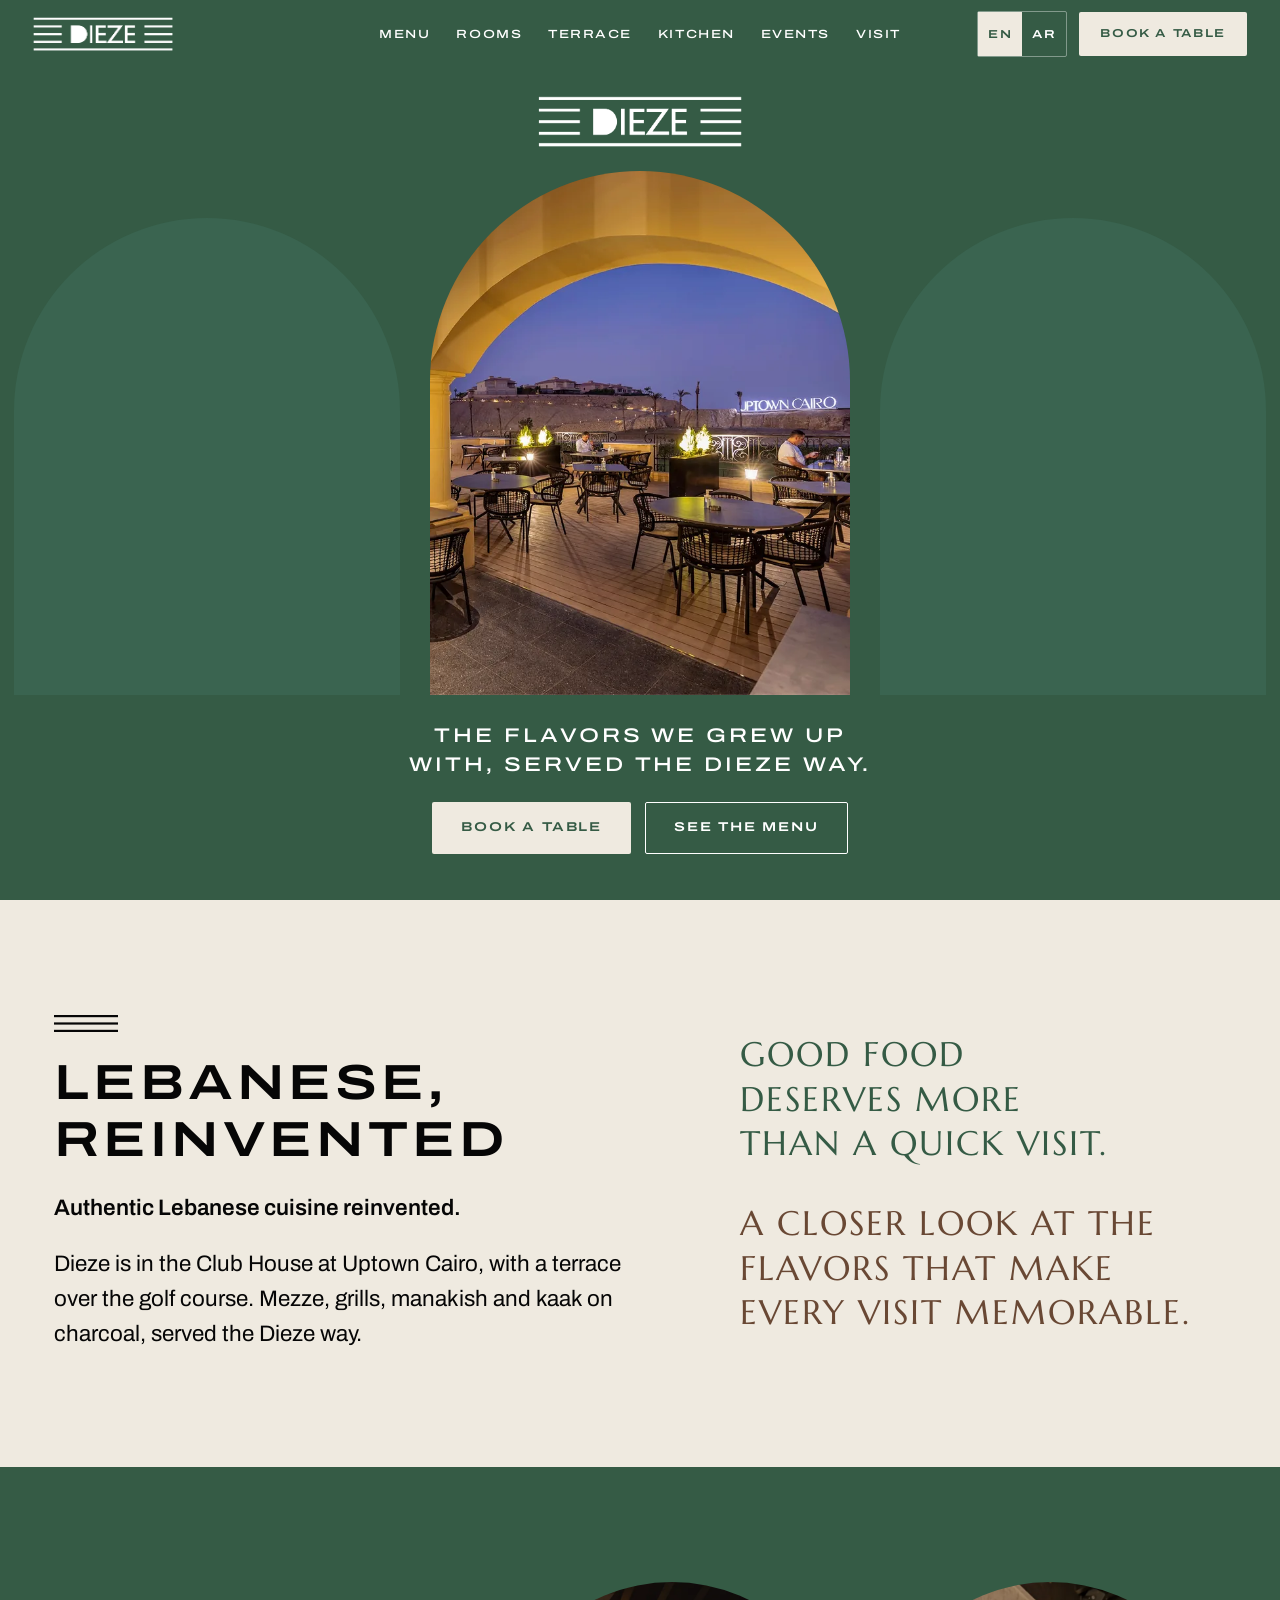
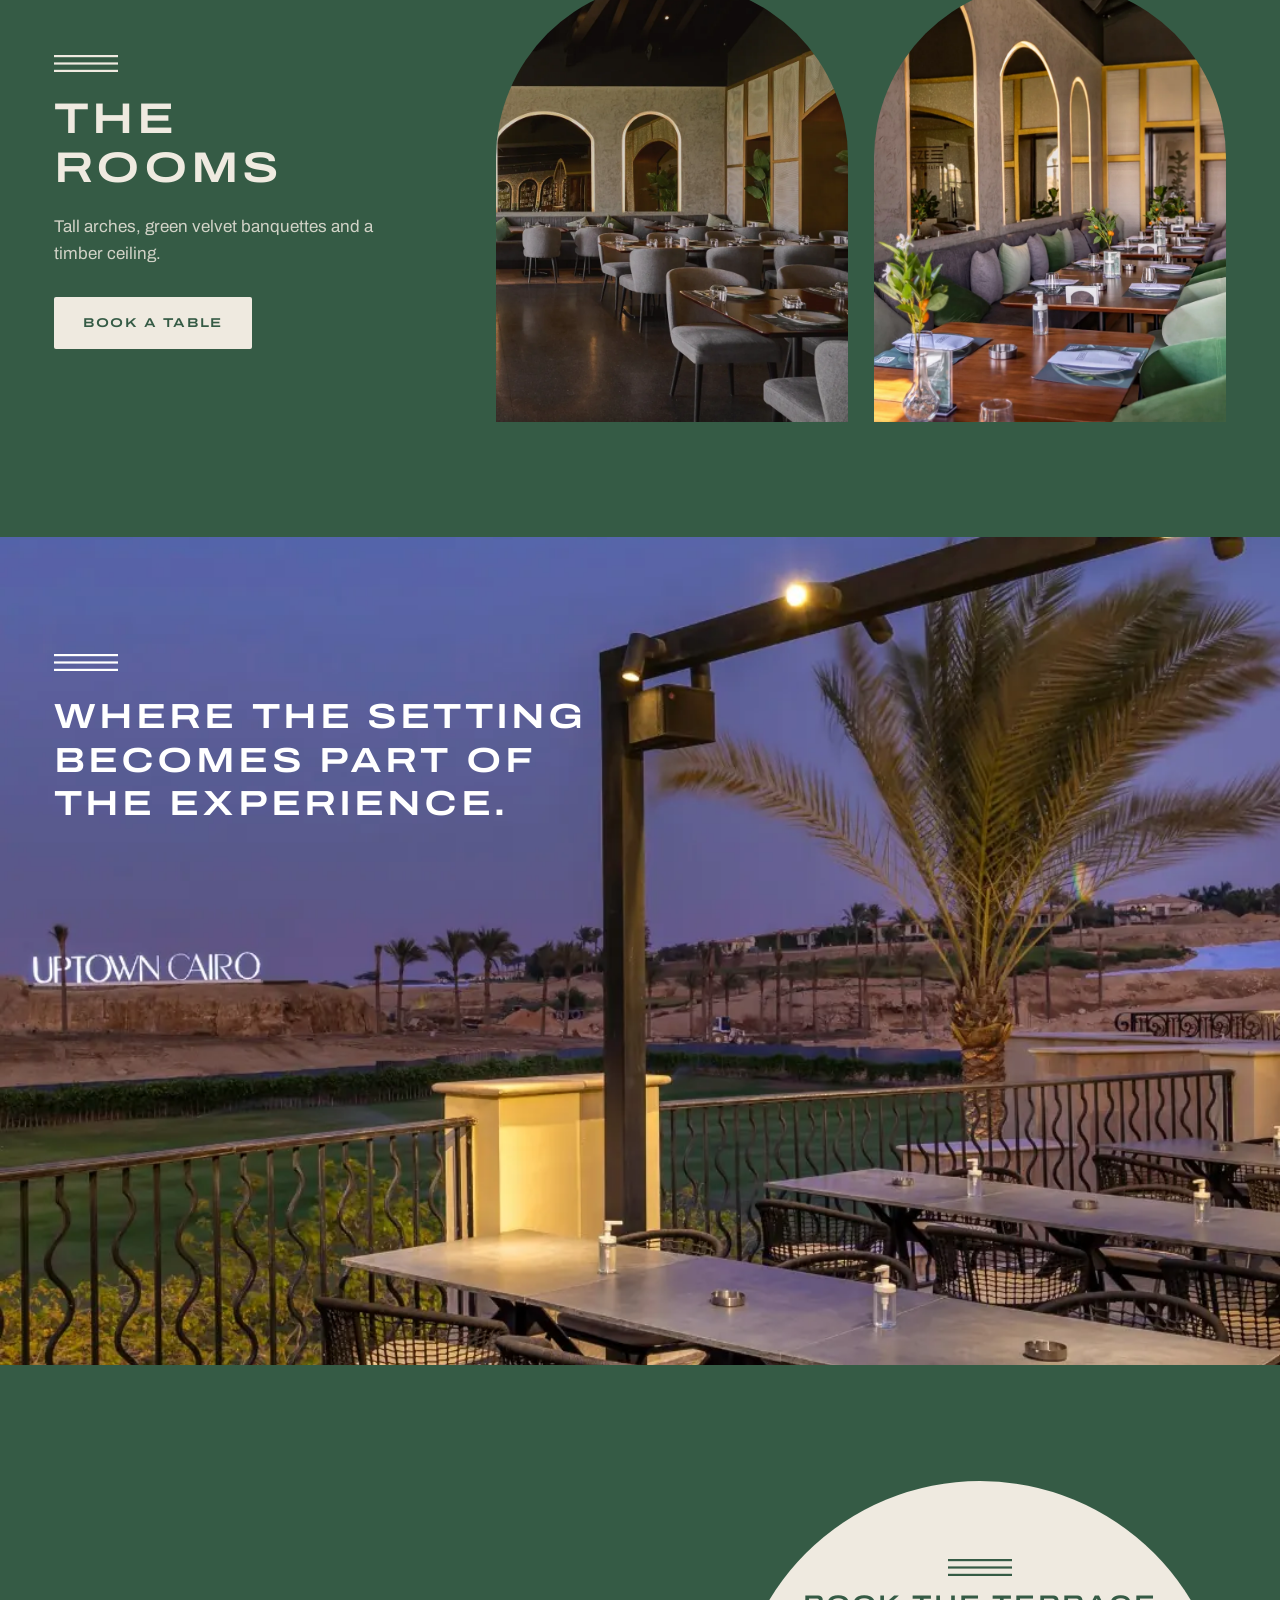
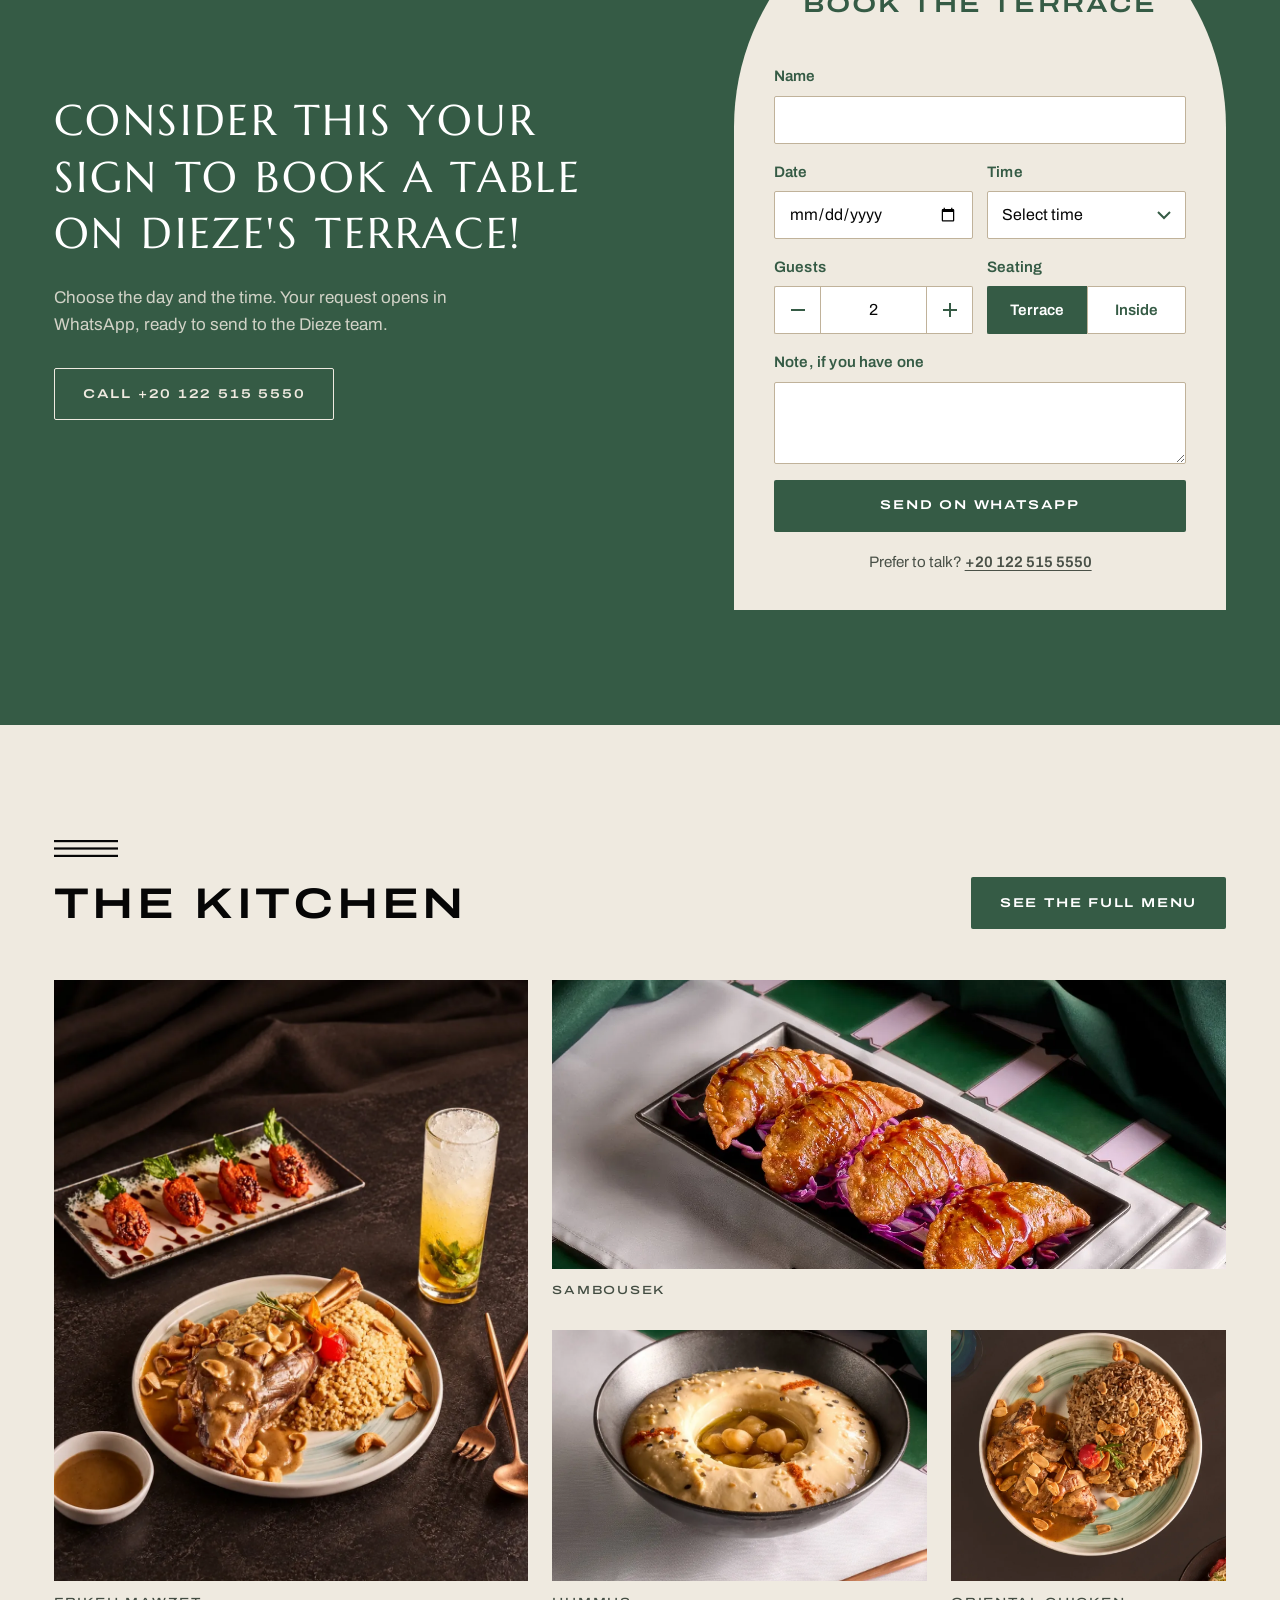
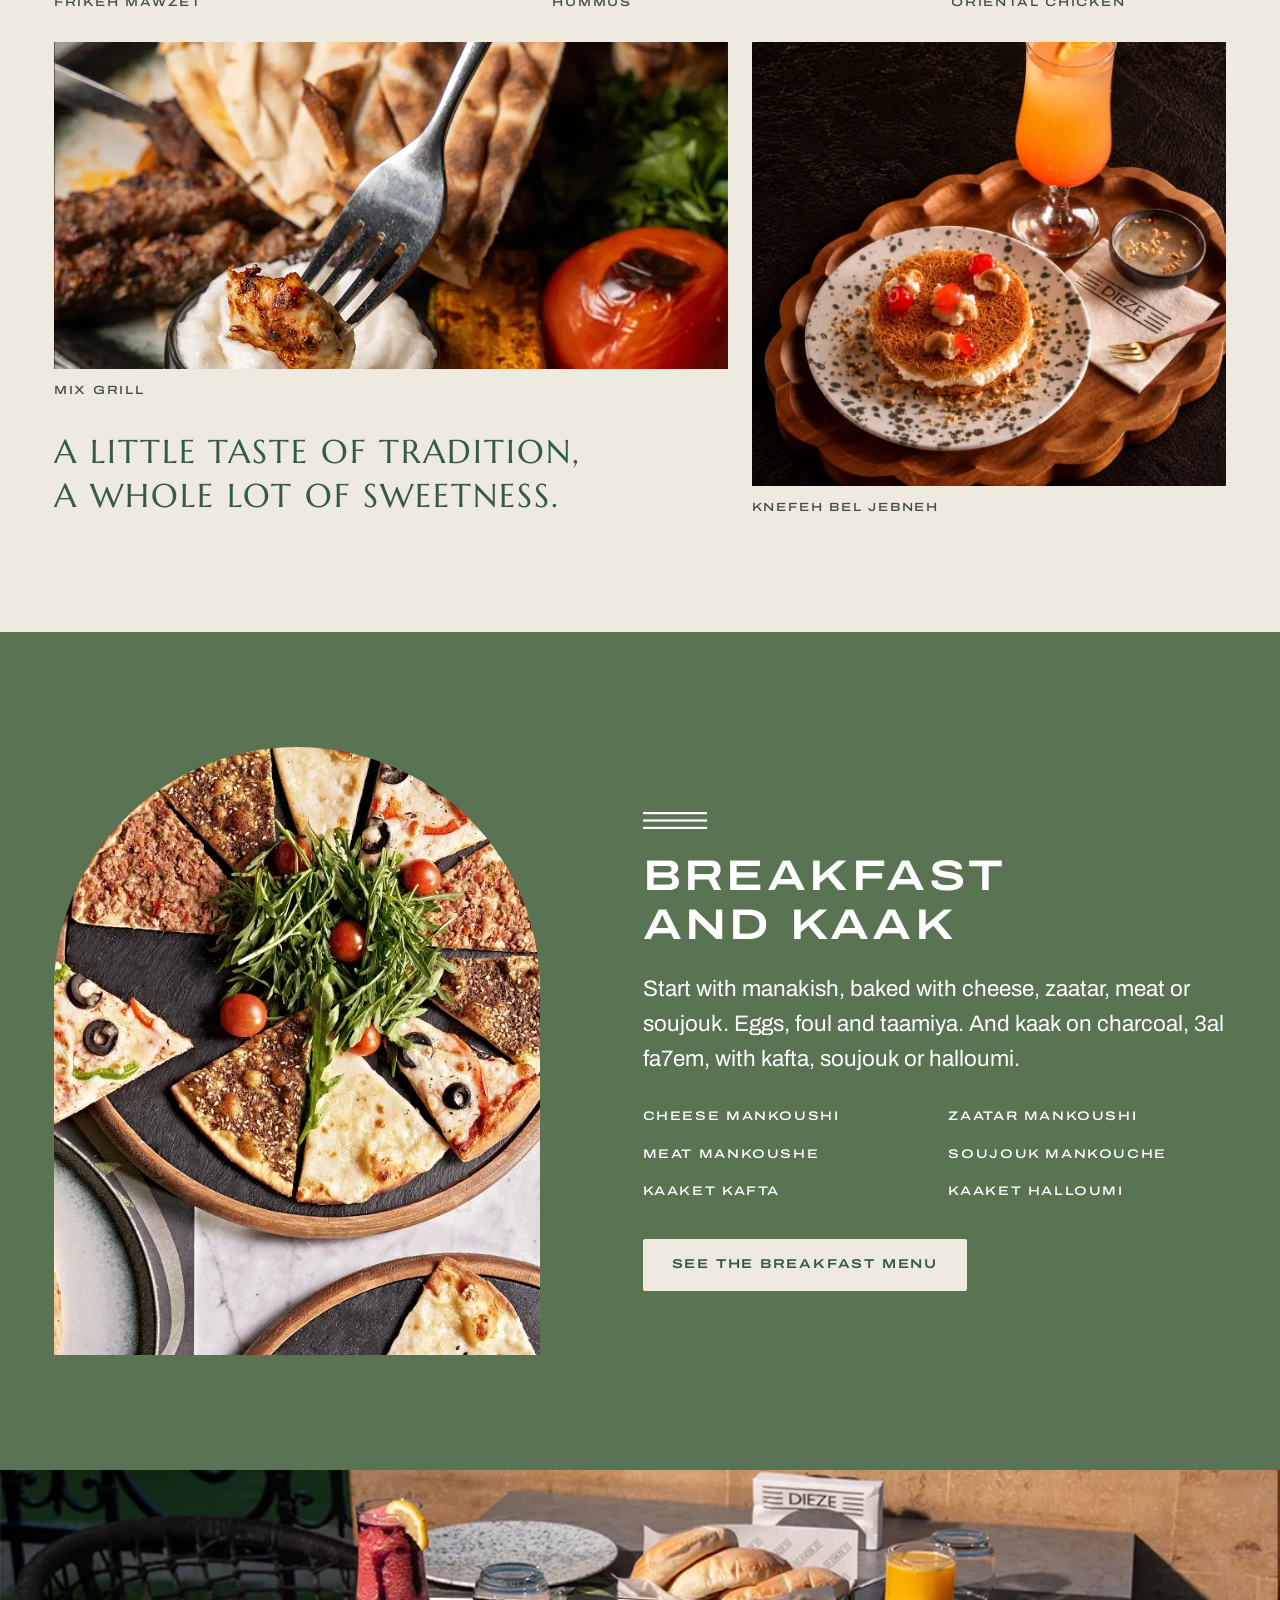
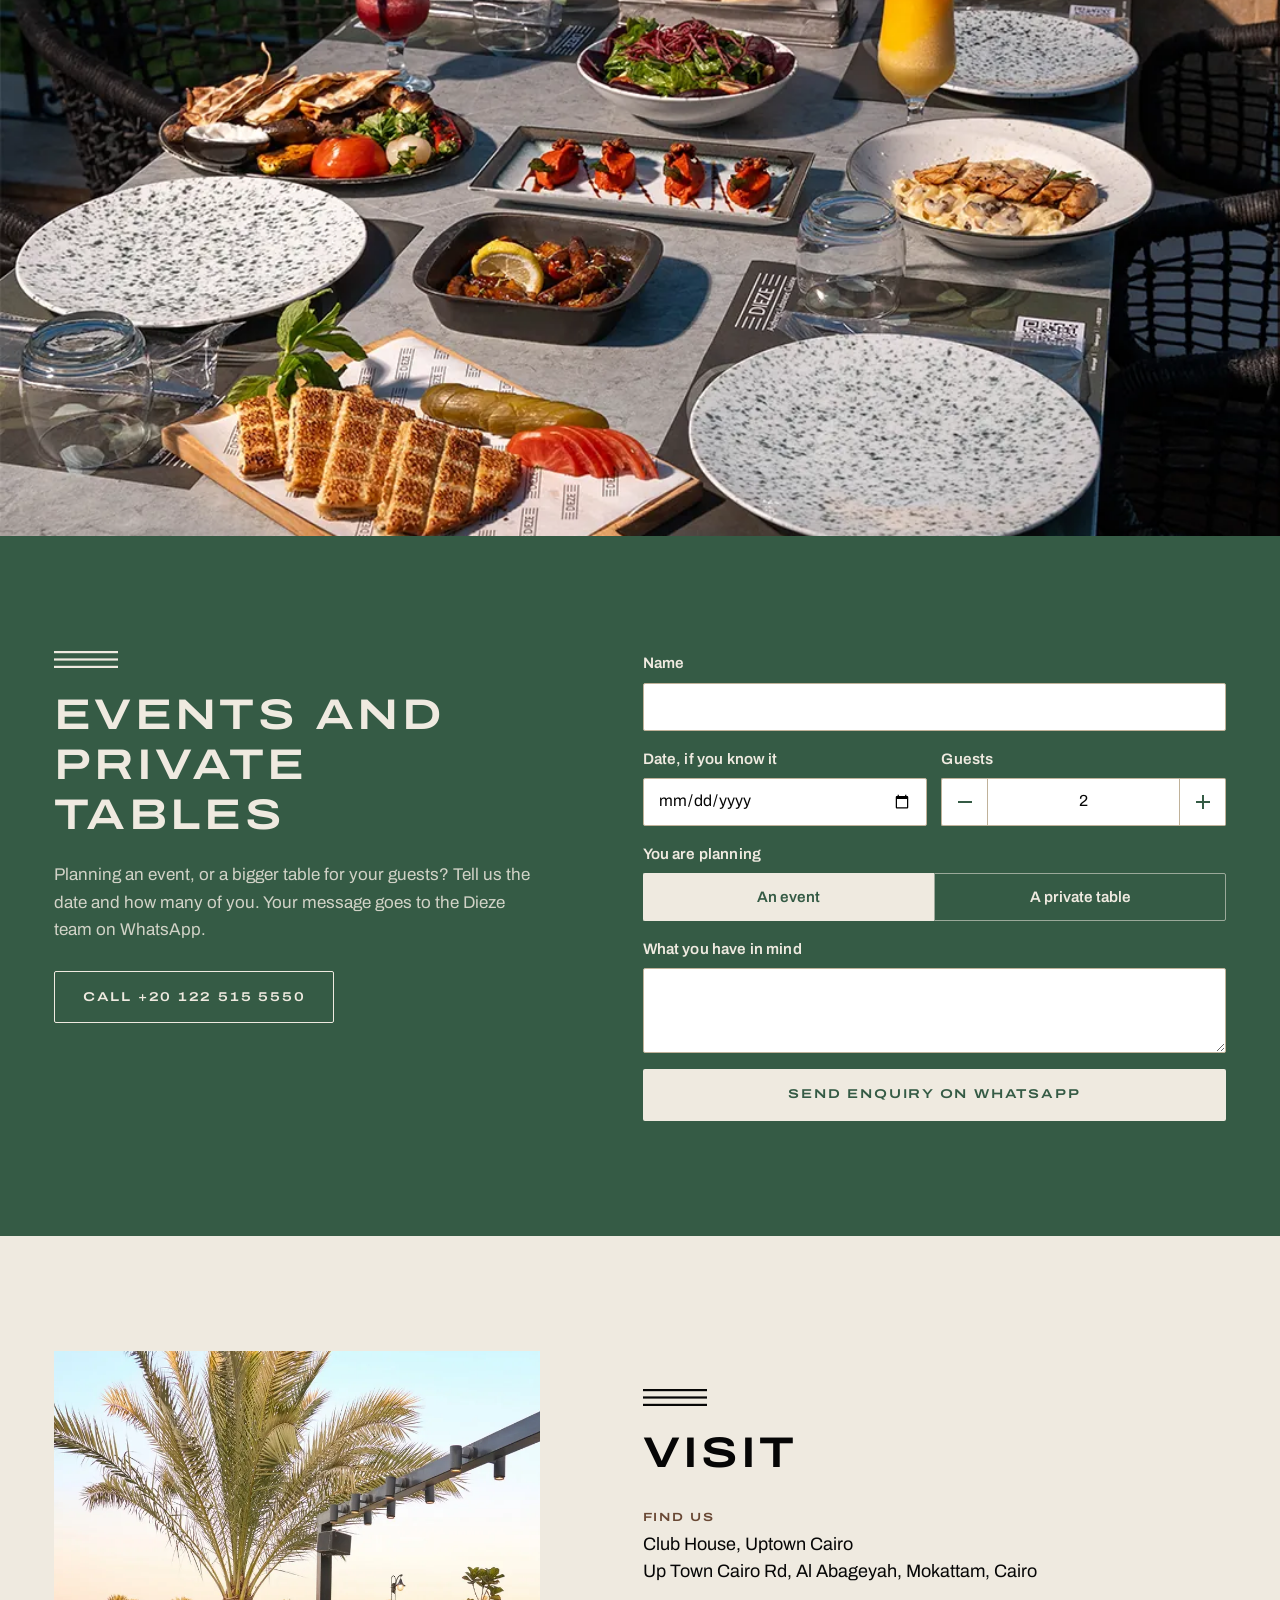
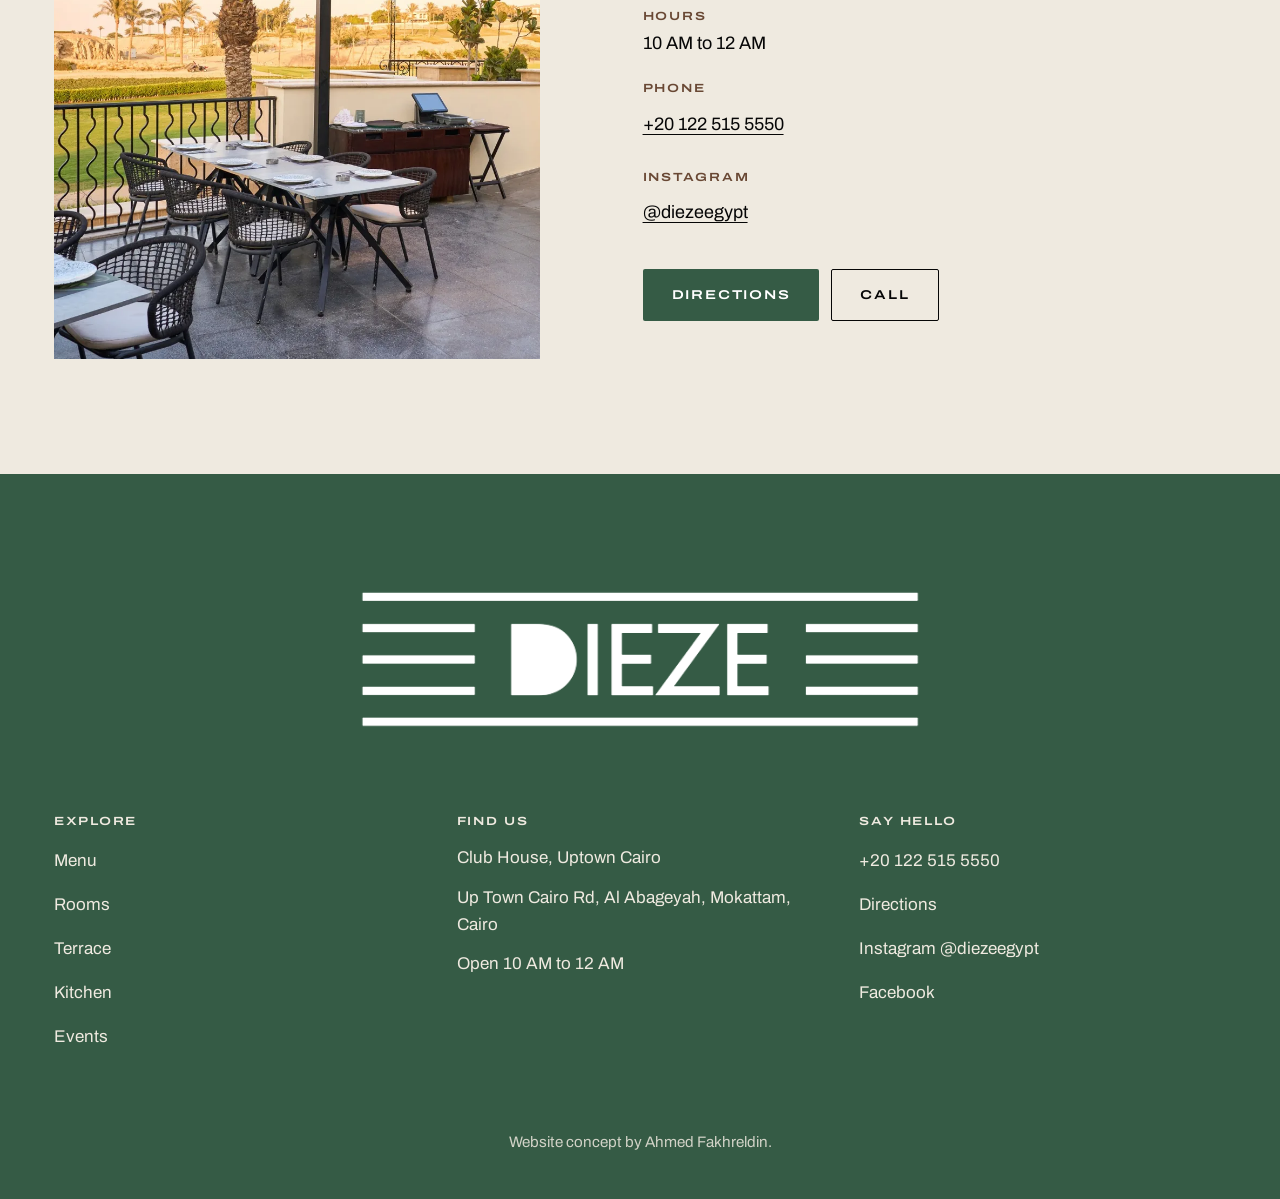
<file: index.html>
<!doctype html>
<html lang="en">
<head>
<meta charset="utf-8">
<meta name="viewport" content="width=device-width, initial-scale=1, minimum-scale=1">
<title>Dieze | Lebanese cuisine in Uptown Cairo</title>
<meta name="description" content="Authentic Lebanese cuisine reinvented. Arched rooms, green velvet and a terrace over the golf course at the Club House, Uptown Cairo.">
<meta name="theme-color" content="#355B45">
<link rel="canonical" href="https://ahmedfakhr1.github.io/dieze-preview/">
<meta property="og:type" content="website">
<meta property="og:site_name" content="Dieze">
<meta property="og:title" content="Dieze | Lebanese cuisine in Uptown Cairo">
<meta property="og:description" content="Authentic Lebanese cuisine reinvented. Arched rooms, green velvet and a terrace over the golf course at the Club House, Uptown Cairo.">
<meta property="og:url" content="https://ahmedfakhr1.github.io/dieze-preview/">
<meta property="og:image" content="https://ahmedfakhr1.github.io/dieze-preview/img/og.jpg">
<meta property="og:image:width" content="1200">
<meta property="og:image:height" content="630">
<meta name="twitter:card" content="summary_large_image">
<link rel="icon" href="img/icon.png" type="image/png">
<link rel="apple-touch-icon" href="img/apple-touch-icon.png">
<link rel="preload" href="fonts/archivo-b92029.woff2" as="font" type="font/woff2" crossorigin>
<link rel="preload" href="fonts/marcellus-9d4869.woff2" as="font" type="font/woff2" crossorigin>
<link rel="preload" as="image" href="img/hero.webp" imagesrcset="img/hero-sm.webp 640w, img/hero.webp 1000w" imagesizes="(min-width: 900px) 440px, 80vw" fetchpriority="high">
<style>html.fl body{opacity:0}body{transition:opacity .25s ease}</style>
<script>document.documentElement.classList.add('js','fl');(function(){var d=document,h=d.documentElement,t=false;function go(){if(t)return;t=true;h.classList.remove('fl')}setTimeout(go,1200);function run(){if(d.fonts&&d.fonts.load){Promise.all([d.fonts.load('500 1em Archivo'),d.fonts.load('600 1em Archivo'),d.fonts.load('400 1em Marcellus')]).then(go,go)}else{go()}}if(d.readyState==='loading'){d.addEventListener('DOMContentLoaded',run)}else{run()}})();</script>
<link rel="stylesheet" href="fonts.css?v=1">
<link rel="stylesheet" href="site.css?v=1">
<script src="site.js?v=1" defer></script>
<script type="application/ld+json">{"@context": "https://schema.org", "@type": "Restaurant", "name": "Dieze", "description": "Authentic Lebanese cuisine reinvented, in the Club House at Uptown Cairo, with a terrace over the golf course.", "servesCuisine": "Lebanese", "url": "https://ahmedfakhr1.github.io/dieze-preview/", "image": "https://ahmedfakhr1.github.io/dieze-preview/img/og.jpg", "telephone": "+20 122 515 5550", "hasMenu": "https://ahmedfakhr1.github.io/dieze-preview/menu.html", "address": {"@type": "PostalAddress", "streetAddress": "Club House, Up Town Cairo Rd, Al Abageyah", "addressLocality": "Mokattam", "addressRegion": "Cairo", "addressCountry": "EG"}, "openingHoursSpecification": {"@type": "OpeningHoursSpecification", "opens": "10:00", "closes": "24:00"}, "sameAs": ["https://www.instagram.com/diezeegypt/", "https://www.facebook.com/Diezeegypt"]}</script>
</head>
<body class="page-home">
<svg width="0" height="0" style="position:absolute" aria-hidden="true" focusable="false"><symbol id="tri" viewBox="0 0 64 17"><rect width="64" height="2.2"/><rect y="7.4" width="64" height="2.2"/><rect y="14.8" width="64" height="2.2"/></symbol></svg>
<a class="skip" href="#main">Skip to content</a>
<header class="hd">
<div class="hd-in">
<a class="hd-logo" href="#top" aria-label="Dieze, home"><img src="img/logo-white.png" width="1226" height="302" alt="Dieze"></a>
<nav class="nav" aria-label="Main"><a href="menu.html">Menu</a><a href="#rooms">Rooms</a><a href="#terrace">Terrace</a><a href="#kitchen">Kitchen</a><a href="#events">Events</a><a href="#visit">Visit</a></nav>
<div class="hd-end">
<div class="lang" role="group" aria-label="Language"><button type="button" aria-pressed="true">EN</button><button type="button" aria-pressed="false" data-ar>AR</button></div>
<a class="btn btn-ivory" href="#book">Book a table</a>
<button class="burger" type="button" aria-label="Open menu" aria-expanded="false" aria-controls="drawer"><i></i><i></i><i></i></button>
</div>
</div>
</header>
<div class="drawer" id="drawer" aria-label="Menu">
<div class="drawer-top"><img src="img/logo-white.png" width="1226" height="302" alt="Dieze"><button class="drawer-x" type="button" aria-label="Close menu" data-drawer-close></button></div>
<nav class="drawer-links" aria-label="Pages"><a href="menu.html">Menu</a><a href="#rooms">Rooms</a><a href="#terrace">Terrace</a><a href="#kitchen">Kitchen</a><a href="#events">Events</a><a href="#visit">Visit</a></nav>
<div class="drawer-foot">
<a class="btn btn-ivory" href="#book">Book a table</a>
<a class="btn btn-line" href="tel:+201225155550">Call +20 122 515 5550</a>
<small>Open 10 AM to 12 AM</small>
</div>
</div>
<dialog class="ar" id="ar-dialog" aria-labelledby="ar-msg"><div class="ar-in"><svg class="tri center" viewBox="0 0 64 17" aria-hidden="true" focusable="false"><use href="#tri"/></svg><p id="ar-msg">Arabic is not in this preview, it will be live in the final version.</p><button class="btn btn-green" type="button" data-close>Close</button></div></dialog>
<main id="main">

<section class="hero" id="top" aria-label="Welcome">
<img class="hero-logo" data-hero-logo src="img/logo-white.png" width="1226" height="302" alt="Dieze">
<div class="arch-stage"><i class="ghost g-l2" aria-hidden="true"></i><i class="ghost g-l1" aria-hidden="true"></i><i class="ghost g-r1" aria-hidden="true"></i><i class="ghost g-r2" aria-hidden="true"></i>
<div class="arch"><img src="img/hero.webp" srcset="img/hero-sm.webp 640w, img/hero.webp 1000w" sizes="(min-width: 900px) 440px, 80vw" width="1000" height="1245" alt="The Dieze terrace at dusk, seen through a lit stone arch" fetchpriority="high"></div></div>
<h1>The flavors we grew up with, served the Dieze way.</h1>
<div class="hero-cta"><a class="btn btn-ivory" href="#book">Book a table</a><a class="btn btn-line" href="menu.html">See the menu</a></div>
</section>

<section class="sec intro" id="story">
<div class="wrap intro-grid">
<div><div class="rv"><svg class="tri" viewBox="0 0 64 17" aria-hidden="true" focusable="false"><use href="#tri"/></svg><h2 class="h2">Lebanese, reinvented</h2></div>
<p class="lead rv">Authentic Lebanese cuisine reinvented.</p>
<p class="lead rv">Dieze is in the Club House at Uptown Cairo, with a terrace over the golf course. Mezze, grills, manakish and kaak on charcoal, served the Dieze way.</p></div>
<div>
<p class="pull rv">Good food deserves more than a quick visit.</p>
<p class="pull rv">A closer look at the flavors that make every visit memorable.</p>
</div>
</div>
</section>

<section class="sec on-green rooms" id="rooms">
<div class="wrap">
<div class="rooms-txt rv"><svg class="tri" viewBox="0 0 64 17" aria-hidden="true" focusable="false"><use href="#tri"/></svg><h2 class="h2">The rooms</h2>
<p>Tall arches, green velvet banquettes and a timber ceiling.</p>
<a class="btn btn-ivory" href="#book">Book a table</a></div>
<div class="rooms-pair">
<figure class="arch"><img src="img/room-dining.webp" width="880" height="1100" alt="The Dieze dining room with arched niches, grey chairs and a timber ceiling" loading="lazy"></figure>
<figure class="arch"><img src="img/room-velvet.webp" width="880" height="1100" alt="Green velvet banquettes and tall lit arches over set tables" loading="lazy"></figure>
</div>
</div>
</section>

<section class="band" id="terrace" aria-label="The terrace">
<img src="img/terrace-band.webp" width="1080" height="1350" alt="The Dieze terrace at blue hour, with lanterns and palms over the golf course" loading="lazy">
<div class="band-t wrap rv"><svg class="tri center" viewBox="0 0 64 17" aria-hidden="true" focusable="false"><use href="#tri"/></svg><h2 class="band-h">Where the setting becomes part of the experience.</h2></div>
</section>

<section class="sec on-green book" id="book">
<div class="wrap">
<div class="book-txt">
<p class="pull rv">Consider this your sign to book a table on Dieze's terrace!</p>
<p class="rv">Choose the day and the time. Your request opens in WhatsApp, ready to send to the Dieze team.</p>
<div class="book-contact rv"><a class="btn btn-line" href="tel:+201225155550">Call +20 122 515 5550</a></div>
</div>
<form class="card arch" id="book-form" novalidate>
<svg class="tri" viewBox="0 0 64 17" aria-hidden="true" focusable="false"><use href="#tri"/></svg>
<h2 class="card-h">Book the terrace</h2>
<div class="form-body">
<div class="f"><label for="b-name">Name</label><input type="text" id="b-name" name="name" autocomplete="name" required aria-describedby="b-name-err"><span class="err" id="b-name-err">Please add your name.</span></div>
<div class="f-row">
<div class="f"><label for="b-date">Date</label><input type="date" id="b-date" name="date" required aria-describedby="b-date-err"><span class="err" id="b-date-err">Choose a date.</span></div>
<div class="f"><label for="b-time">Time</label><select id="b-time" name="time" required aria-describedby="b-time-err"><option value="" selected disabled>Select time</option><option value="10:00 AM">10:00 AM</option><option value="10:30 AM">10:30 AM</option><option value="11:00 AM">11:00 AM</option><option value="11:30 AM">11:30 AM</option><option value="12:00 PM">12:00 PM</option><option value="12:30 PM">12:30 PM</option><option value="1:00 PM">1:00 PM</option><option value="1:30 PM">1:30 PM</option><option value="2:00 PM">2:00 PM</option><option value="2:30 PM">2:30 PM</option><option value="3:00 PM">3:00 PM</option><option value="3:30 PM">3:30 PM</option><option value="4:00 PM">4:00 PM</option><option value="4:30 PM">4:30 PM</option><option value="5:00 PM">5:00 PM</option><option value="5:30 PM">5:30 PM</option><option value="6:00 PM">6:00 PM</option><option value="6:30 PM">6:30 PM</option><option value="7:00 PM">7:00 PM</option><option value="7:30 PM">7:30 PM</option><option value="8:00 PM">8:00 PM</option><option value="8:30 PM">8:30 PM</option><option value="9:00 PM">9:00 PM</option><option value="9:30 PM">9:30 PM</option><option value="10:00 PM">10:00 PM</option><option value="10:30 PM">10:30 PM</option><option value="11:00 PM">11:00 PM</option><option value="11:30 PM">11:30 PM</option></select><span class="err" id="b-time-err">Choose a time.</span></div>
</div>
<div class="f-row">
<div class="f"><label for="b-guests">Guests</label><div class="step"><button type="button" data-step="-1" aria-label="Fewer guests"></button><input type="number" id="b-guests" name="guests" value="2" min="1" max="60" inputmode="numeric"><button class="plus" type="button" data-step="1" aria-label="More guests"></button></div></div>
<div class="f" role="group" aria-labelledby="b-where"><span class="lbl" id="b-where">Seating</span><div class="seg"><label><input type="radio" name="where" value="Terrace" checked><span>Terrace</span></label><label><input type="radio" name="where" value="Inside"><span>Inside</span></label></div></div>
</div>
<div class="f"><label for="b-note">Note, if you have one</label><textarea id="b-note" name="note" rows="2"></textarea></div>
<button class="btn btn-green btn-block" type="submit">Send on WhatsApp</button>
<p class="fine">Prefer to talk? <a href="tel:+201225155550">+20 122 515 5550</a></p>
</div>
</form>
</div>
</section>

<section class="sec kitchen" id="kitchen">
<div class="wrap">
<div class="sec-head"><div class="rv"><svg class="tri" viewBox="0 0 64 17" aria-hidden="true" focusable="false"><use href="#tri"/></svg><h2 class="h2">The kitchen</h2></div><a class="btn btn-green" href="menu.html">See the full menu</a></div>
<div class="kgrid">
<figure class="k k-lamb"><img src="img/k-lamb.webp" width="1000" height="1250" alt="Lamb shank on green wheat frikeh with roasted nuts, with muhammara and a mint drink" loading="lazy"><figcaption>Frikeh Mawzet</figcaption></figure>
<figure class="k k-sam"><img src="img/k-sambousek.webp" width="1200" height="1200" alt="Fried sambousek on a black tray over a Dieze napkin and green checker cloth" loading="lazy"><figcaption>Sambousek</figcaption></figure>
<figure class="k k-hum"><img src="img/k-hummus.webp" width="1000" height="1250" alt="Hummus with chickpeas in a dark bowl on a Dieze napkin" loading="lazy"><figcaption>Hummus</figcaption></figure>
<figure class="k k-chi"><img src="img/k-chicken.webp" width="1000" height="1250" alt="Chicken with rice and almonds on a pale green plate" loading="lazy"><figcaption>Oriental Chicken</figcaption></figure>
<figure class="k k-grill"><img src="img/k-grill.webp" width="1000" height="1250" alt="A fork dipping grilled chicken in garlic sauce beside kafta, bread and grilled vegetables" loading="lazy"><figcaption>Mix Grill</figcaption></figure>
<figure class="k k-des"><img src="img/k-dessert.webp" width="1000" height="1250" alt="Knefeh on a speckled plate with an orange drink on a scalloped wooden tray" loading="lazy"><figcaption>Knefeh bel Jebneh</figcaption></figure>
<div class="k-note rv"><p class="pull">A little taste of tradition, a whole lot of sweetness.</p></div>
</div>
</div>
</section>

<section class="sec on-velvet break" id="breakfast">
<div class="wrap">
<figure class="arch" style="margin:0"><img src="img/breakfast.webp" width="584" height="740" alt="Mankoushi boards with zaatar, meat and cheese, shared at a marble table" loading="lazy"></figure>
<div class="break-txt rv"><svg class="tri" viewBox="0 0 64 17" aria-hidden="true" focusable="false"><use href="#tri"/></svg><h2 class="h2">Breakfast and kaak</h2>
<p class="lead">Start with manakish, baked with cheese, zaatar, meat or soujouk. Eggs, foul and taamiya. And kaak on charcoal, 3al fa7em, with kafta, soujouk or halloumi.</p>
<ul class="break-list"><li>Cheese mankoushi</li><li>Zaatar mankoushi</li><li>Meat mankoushe</li><li>Soujouk mankouche</li><li>Kaaket kafta</li><li>Kaaket halloumi</li></ul>
<a class="btn btn-ivory" href="menu.html#breakfast">See the breakfast menu</a></div>
</div>
</section>

<figure class="wide"><img src="img/table-wide.webp" width="1080" height="730" alt="A terrace table laid with mezze, grills, bread and fresh drinks at sunset" loading="lazy"></figure>

<section class="sec on-green events" id="events">
<div class="wrap">
<div class="events-txt rv"><svg class="tri" viewBox="0 0 64 17" aria-hidden="true" focusable="false"><use href="#tri"/></svg><h2 class="h2">Events and private tables</h2>
<p>Planning an event, or a bigger table for your guests? Tell us the date and how many of you. Your message goes to the Dieze team on WhatsApp.</p>
<a class="btn btn-line" href="tel:+201225155550">Call +20 122 515 5550</a></div>
<form id="event-form" novalidate>
<div class="form-body">
<div class="f"><label for="e-name">Name</label><input type="text" id="e-name" name="name" autocomplete="name" required aria-describedby="e-name-err"><span class="err" id="e-name-err">Please add your name.</span></div>
<div class="f-row">
<div class="f"><label for="e-date">Date, if you know it</label><input type="date" id="e-date" name="date"></div>
<div class="f"><label for="e-guests">Guests</label><div class="step"><button type="button" data-step="-1" aria-label="Fewer guests"></button><input type="number" id="e-guests" name="guests" value="2" min="1" max="60" inputmode="numeric"><button class="plus" type="button" data-step="1" aria-label="More guests"></button></div></div>
</div>
<div class="f" role="group" aria-labelledby="e-kind"><span class="lbl" id="e-kind">You are planning</span><div class="seg"><label><input type="radio" name="kind" value="An event" checked><span>An event</span></label><label><input type="radio" name="kind" value="A private table"><span>A private table</span></label></div></div>
<div class="f"><label for="e-note">What you have in mind</label><textarea id="e-note" name="note" rows="3"></textarea></div>
<button class="btn btn-ivory btn-block" type="submit">Send enquiry on WhatsApp</button>
</div>
</form>
</div>
</section>

<section class="sec visit" id="visit">
<div class="wrap">
<figure class="visit-ph"><img src="img/terrace-day.webp" width="900" height="1215" alt="The Dieze terrace by day, with a palm tree and the golf course beyond" loading="lazy"></figure>
<div class="rv"><svg class="tri" viewBox="0 0 64 17" aria-hidden="true" focusable="false"><use href="#tri"/></svg><h2 class="h2">Visit</h2>
<dl class="facts">
<div><dt>Find us</dt><dd>Club House, Uptown Cairo<br>Up Town Cairo Rd, Al Abageyah, Mokattam, Cairo</dd></div>
<div><dt>Hours</dt><dd>10 AM to 12 AM</dd></div>
<div><dt>Phone</dt><dd><a href="tel:+201225155550">+20 122 515 5550</a></dd></div>
<div><dt>Instagram</dt><dd><a href="https://www.instagram.com/diezeegypt/" target="_blank" rel="noopener">@diezeegypt</a></dd></div>
</dl>
<div class="btns"><a class="btn btn-green" href="https://www.google.com/maps/search/?api=1&query=Dieze+Club+House+Uptown+Cairo+Mokattam" target="_blank" rel="noopener">Directions</a><a class="btn btn-line" href="tel:+201225155550">Call</a></div>
</div>
</div>
</section>

</main>
<footer class="ft on-green">
<div class="wrap">
<img class="ft-logo" src="img/logo-white.png" width="1226" height="302" alt="Dieze" loading="lazy">
<div class="ft-grid">
<div><h2>Explore</h2><ul>
<li><a href="menu.html">Menu</a></li><li><a href="#rooms">Rooms</a></li><li><a href="#terrace">Terrace</a></li><li><a href="#kitchen">Kitchen</a></li><li><a href="#events">Events</a></li>
</ul></div>
<div><h2>Find us</h2>
<p class="ft-p">Club House, Uptown Cairo</p>
<p class="ft-p">Up Town Cairo Rd, Al Abageyah, Mokattam, Cairo</p>
<p class="ft-p">Open 10 AM to 12 AM</p></div>
<div><h2>Say hello</h2><ul>
<li><a href="tel:+201225155550">+20 122 515 5550</a></li>
<li><a href="https://www.google.com/maps/search/?api=1&query=Dieze+Club+House+Uptown+Cairo+Mokattam" target="_blank" rel="noopener">Directions</a></li>
<li><a href="https://www.instagram.com/diezeegypt/" target="_blank" rel="noopener">Instagram @diezeegypt</a></li>
<li><a href="https://www.facebook.com/Diezeegypt" target="_blank" rel="noopener">Facebook</a></li>
</ul></div>
</div>
<p class="ft-credit">Website concept by Ahmed Fakhreldin.</p>
</div>
</footer>
<nav class="bar hide" aria-label="Quick actions">
<a href="#book">Book</a>
<a href="tel:+201225155550">Call</a>
<a href="https://www.google.com/maps/search/?api=1&query=Dieze+Club+House+Uptown+Cairo+Mokattam" target="_blank" rel="noopener">Directions</a>
</nav>
</body>
</html>
</file>
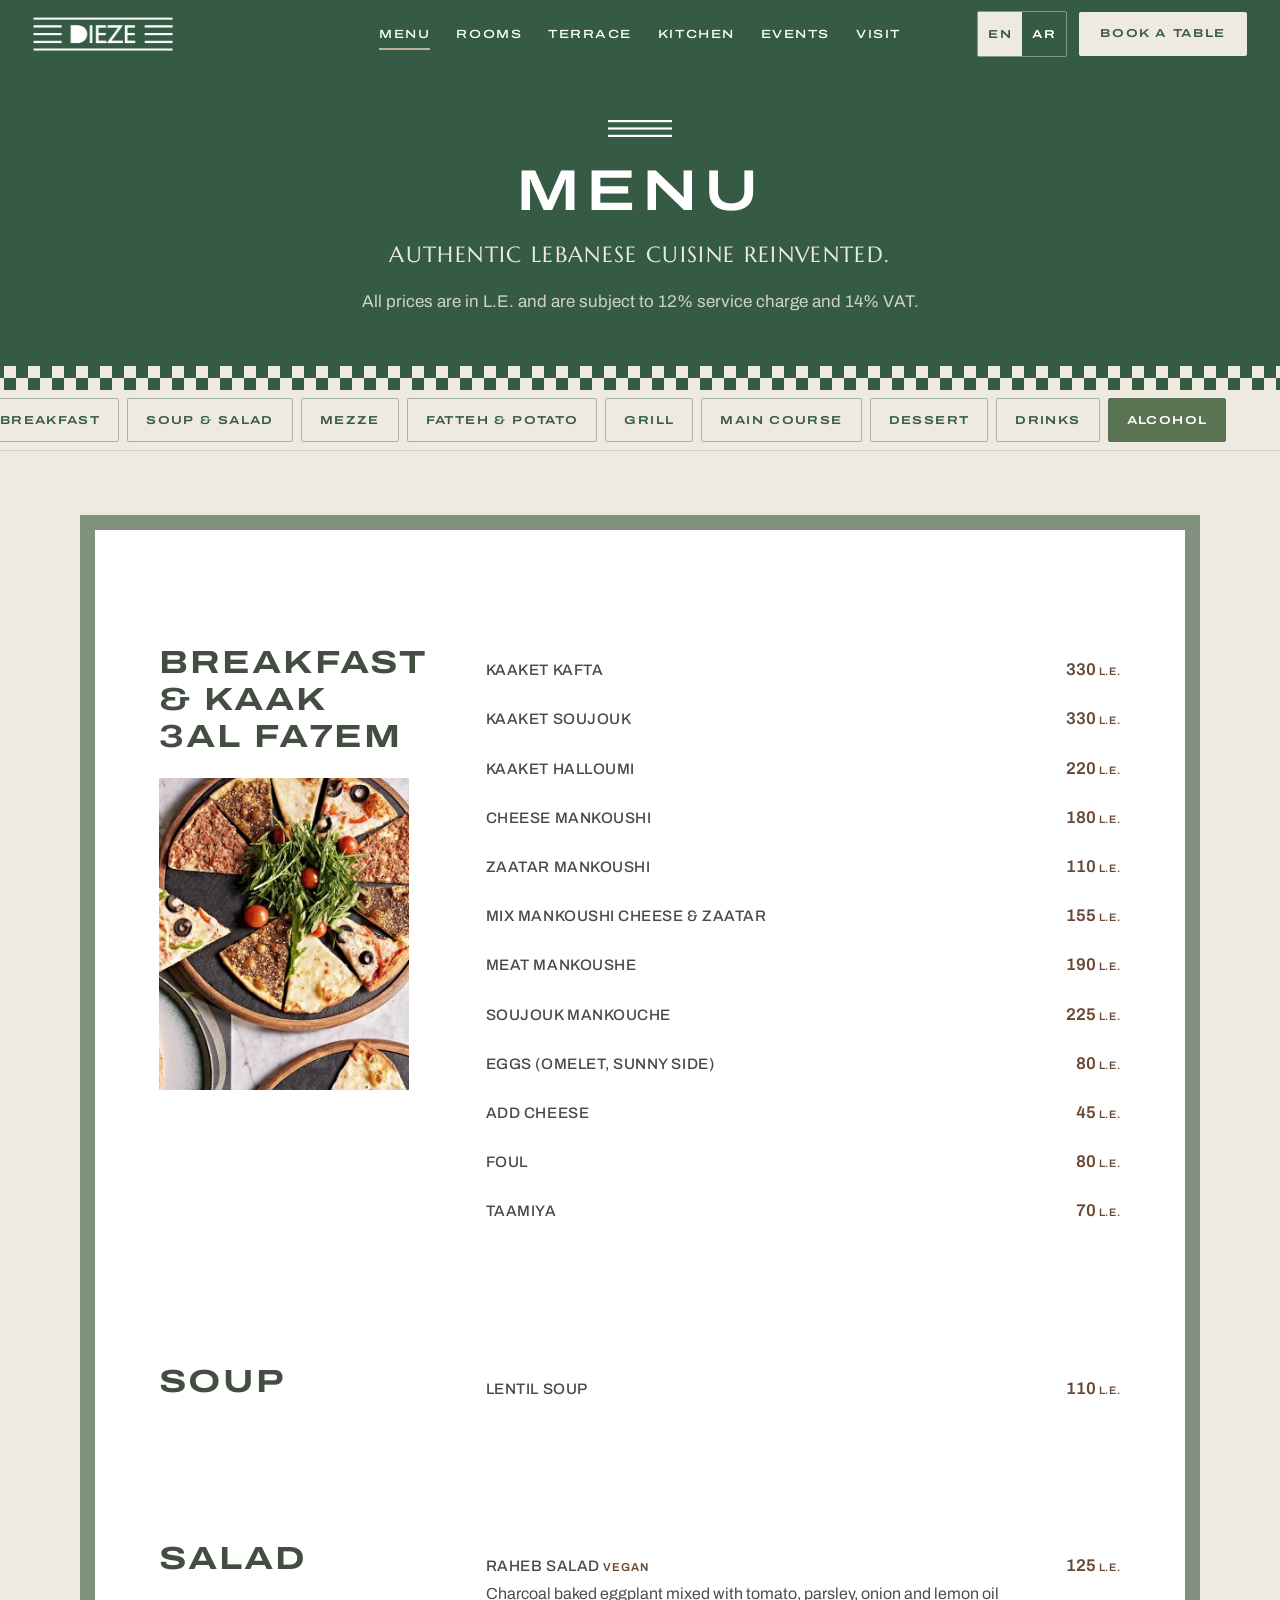
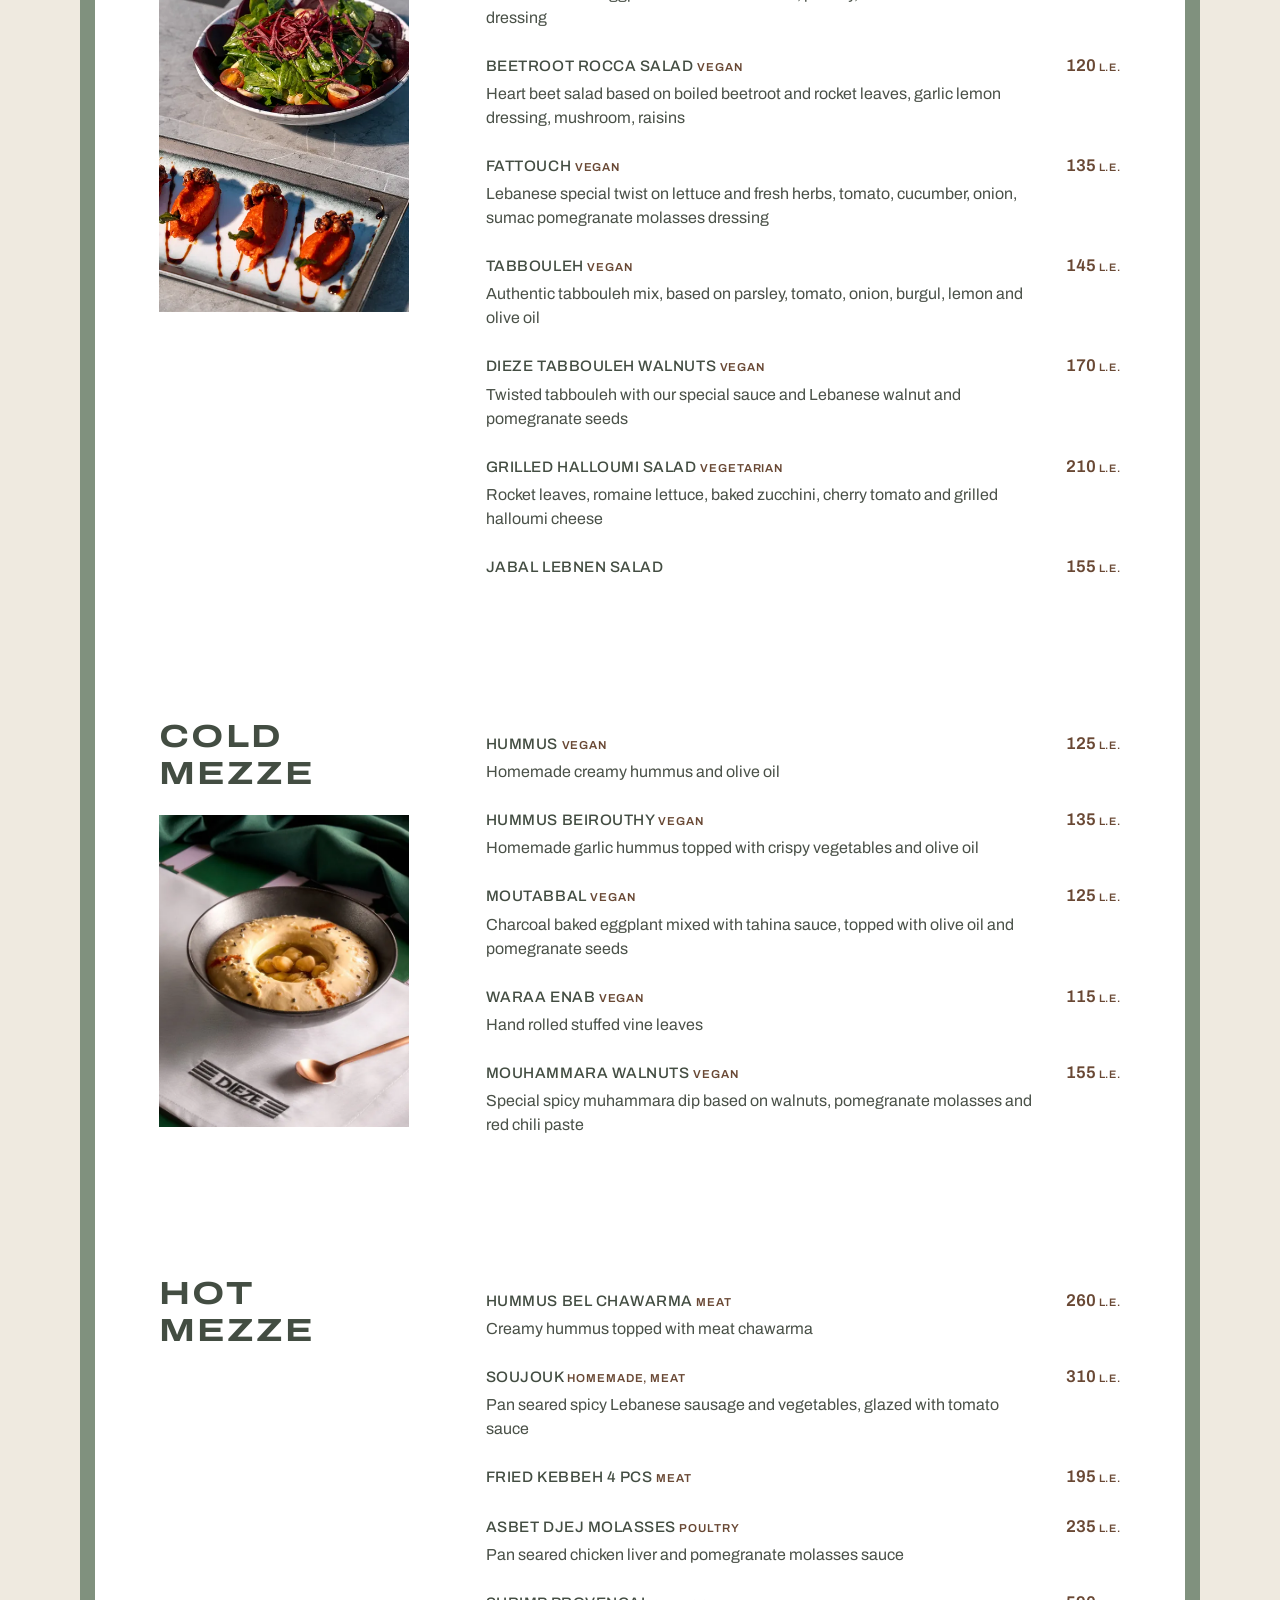
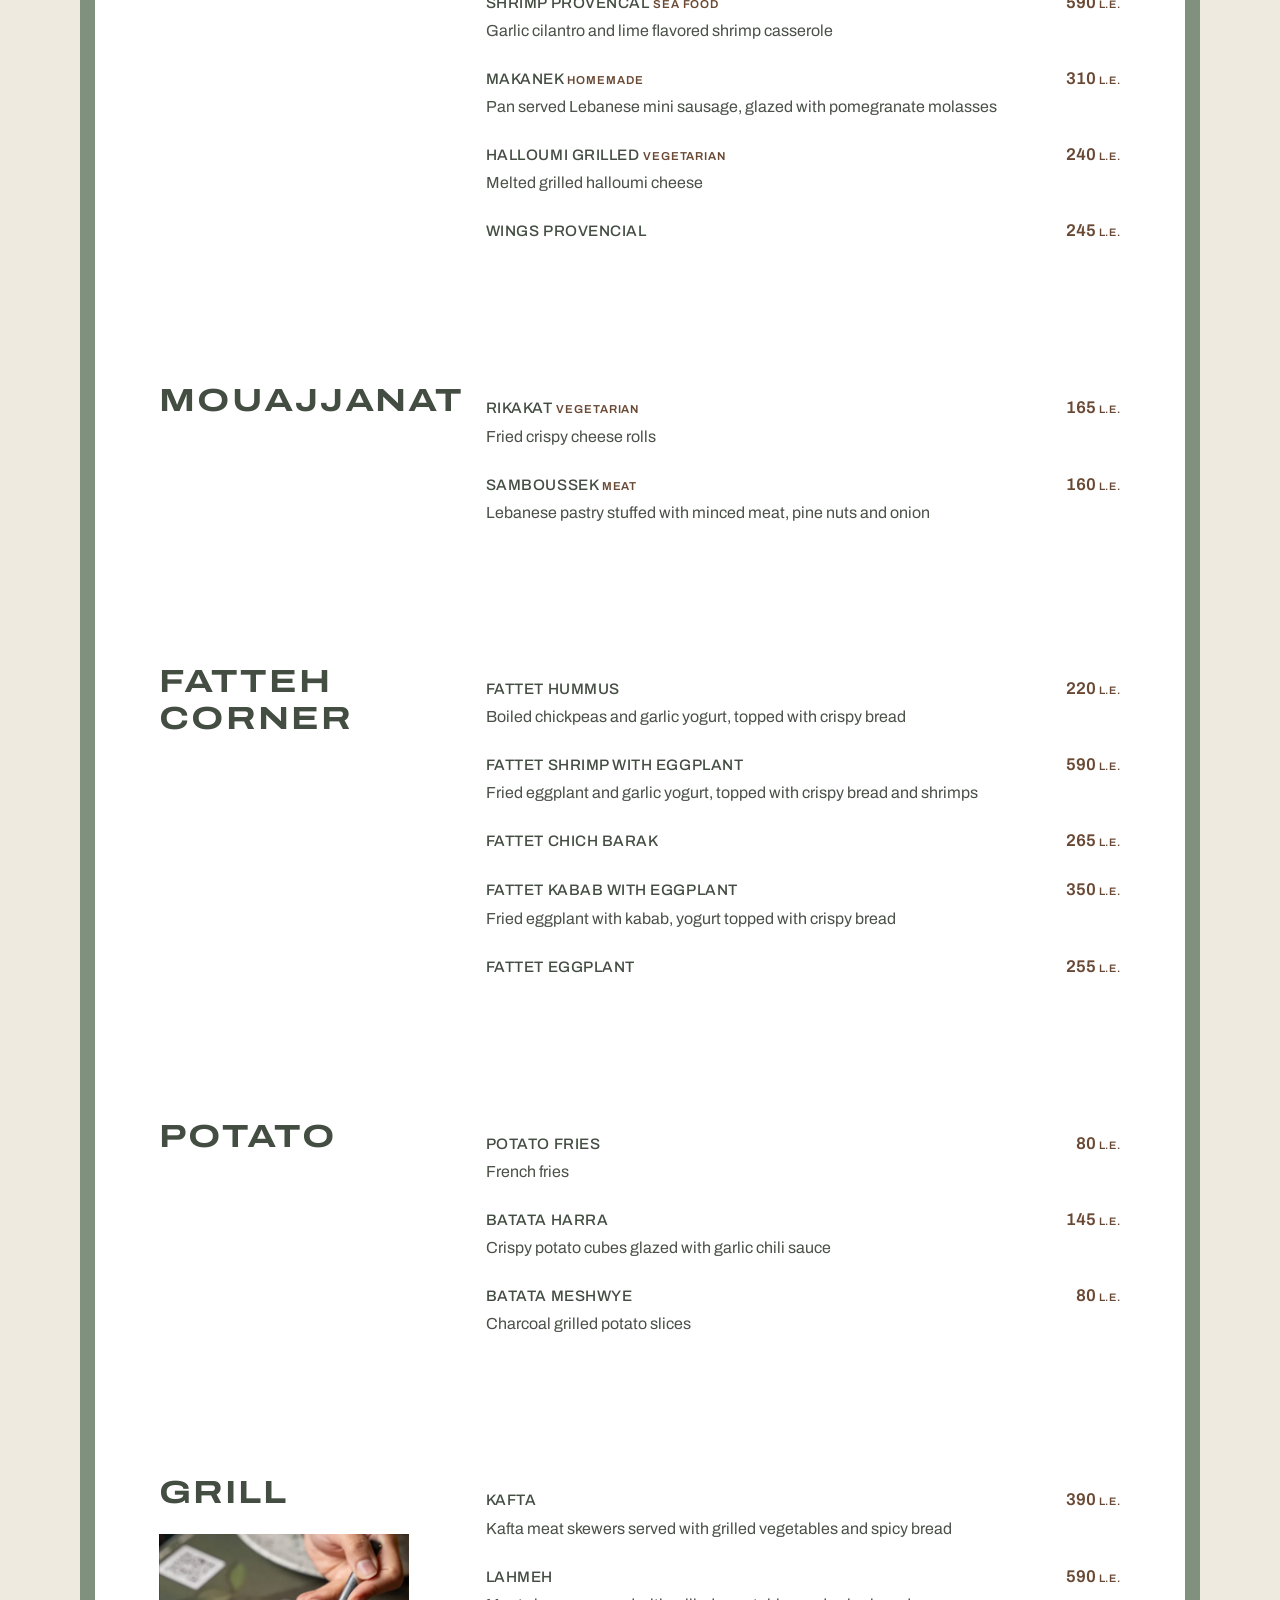
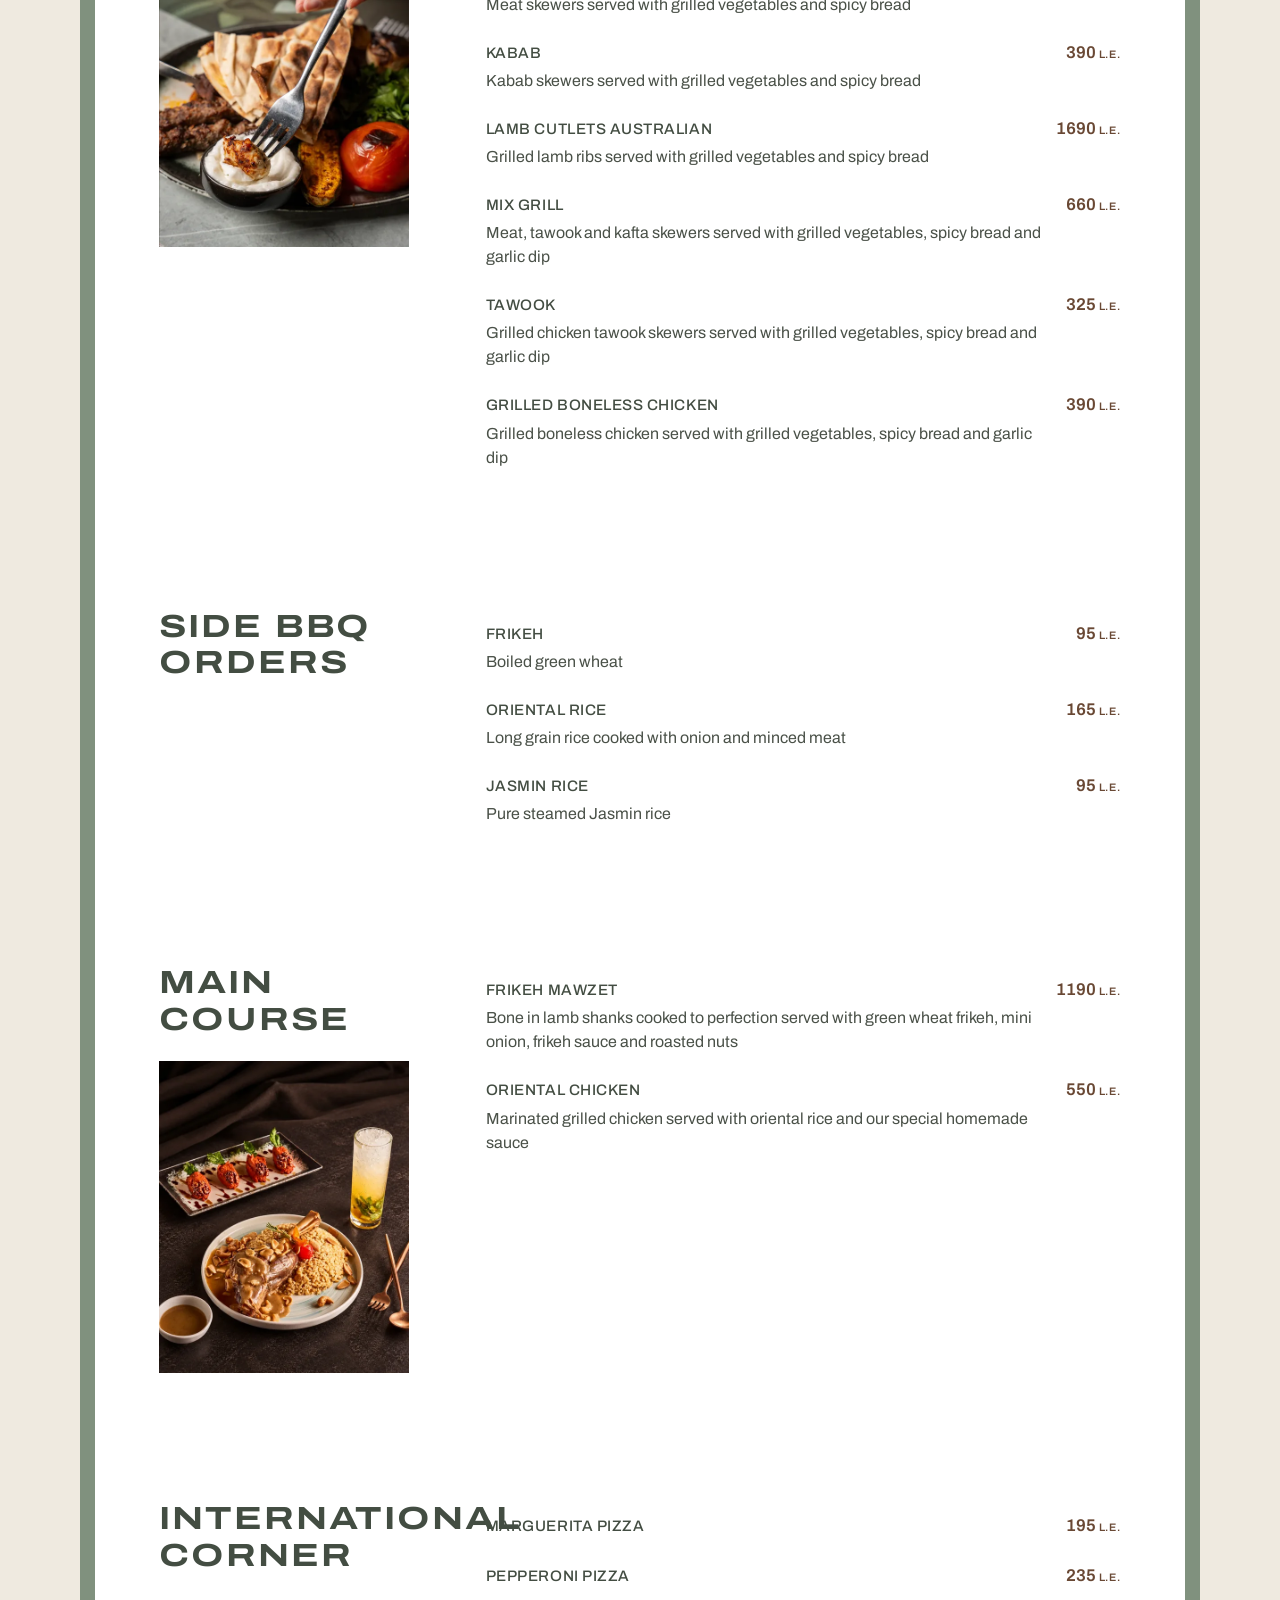
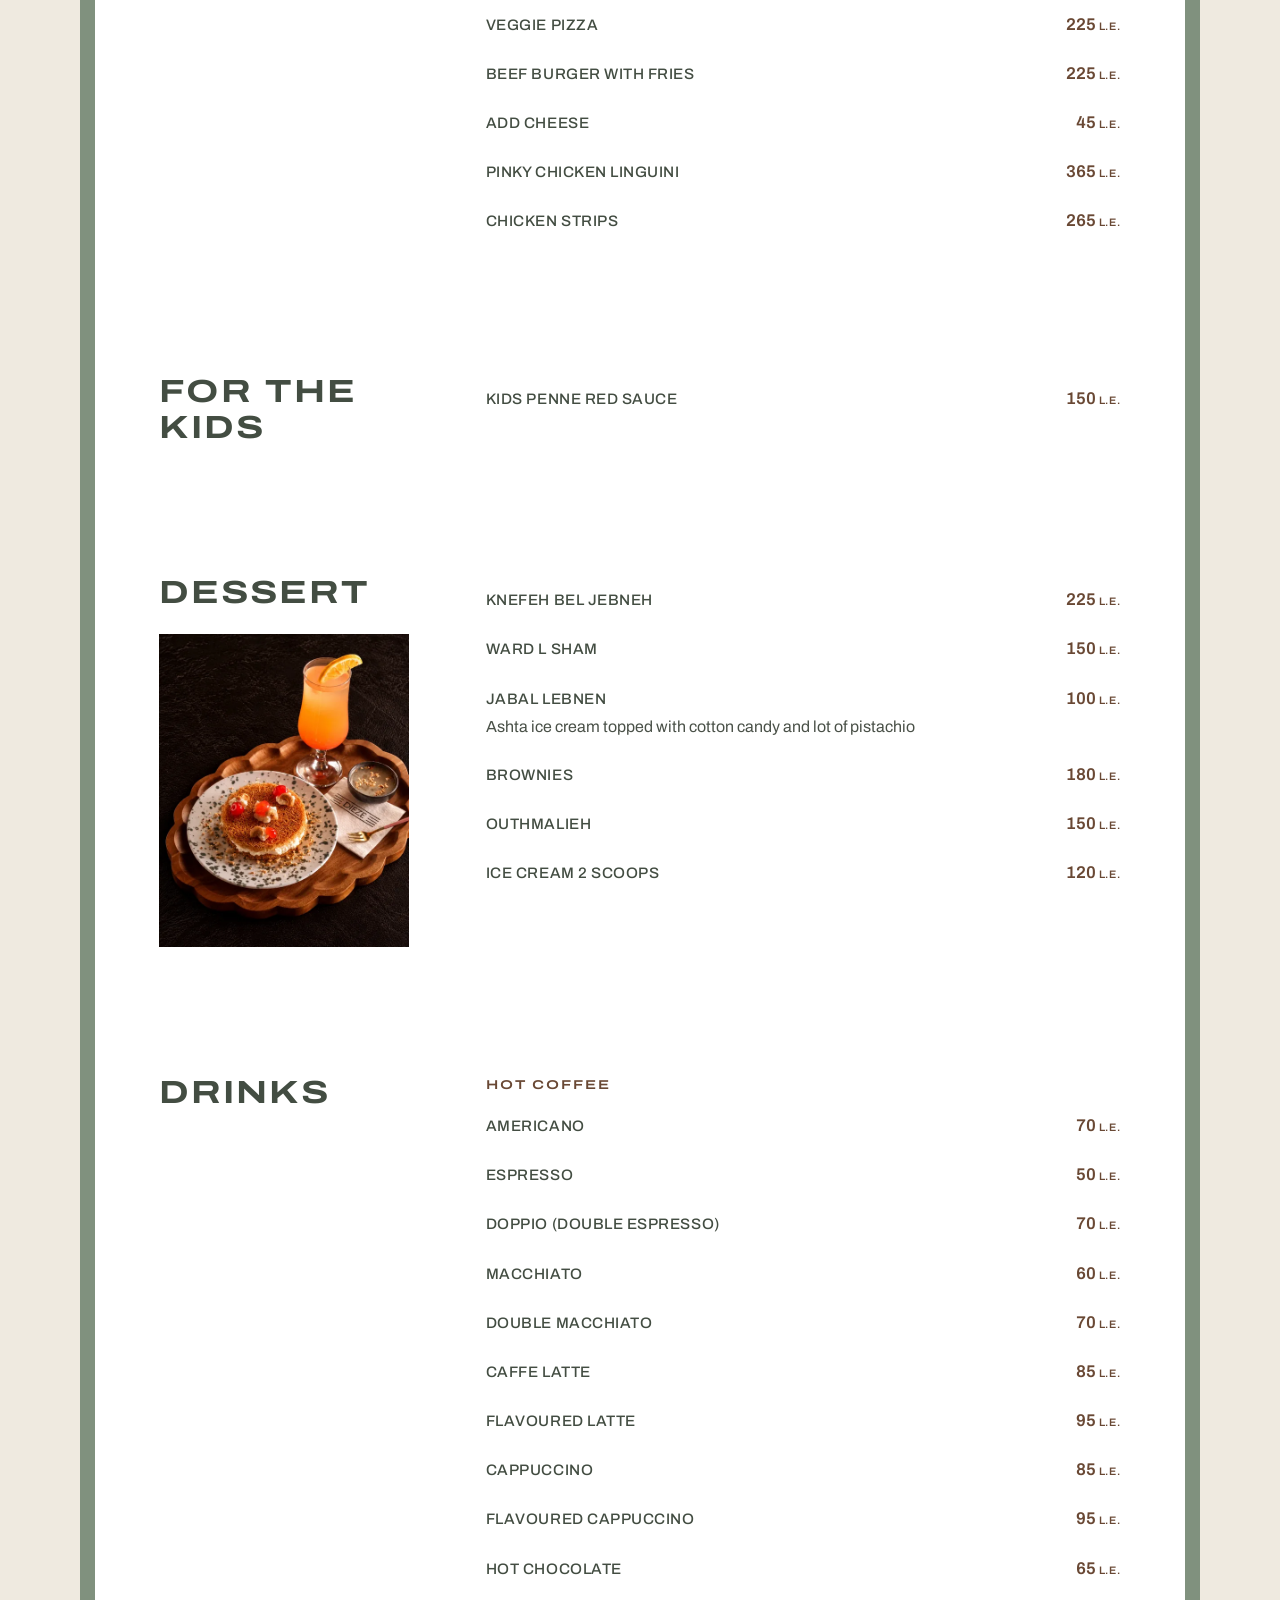
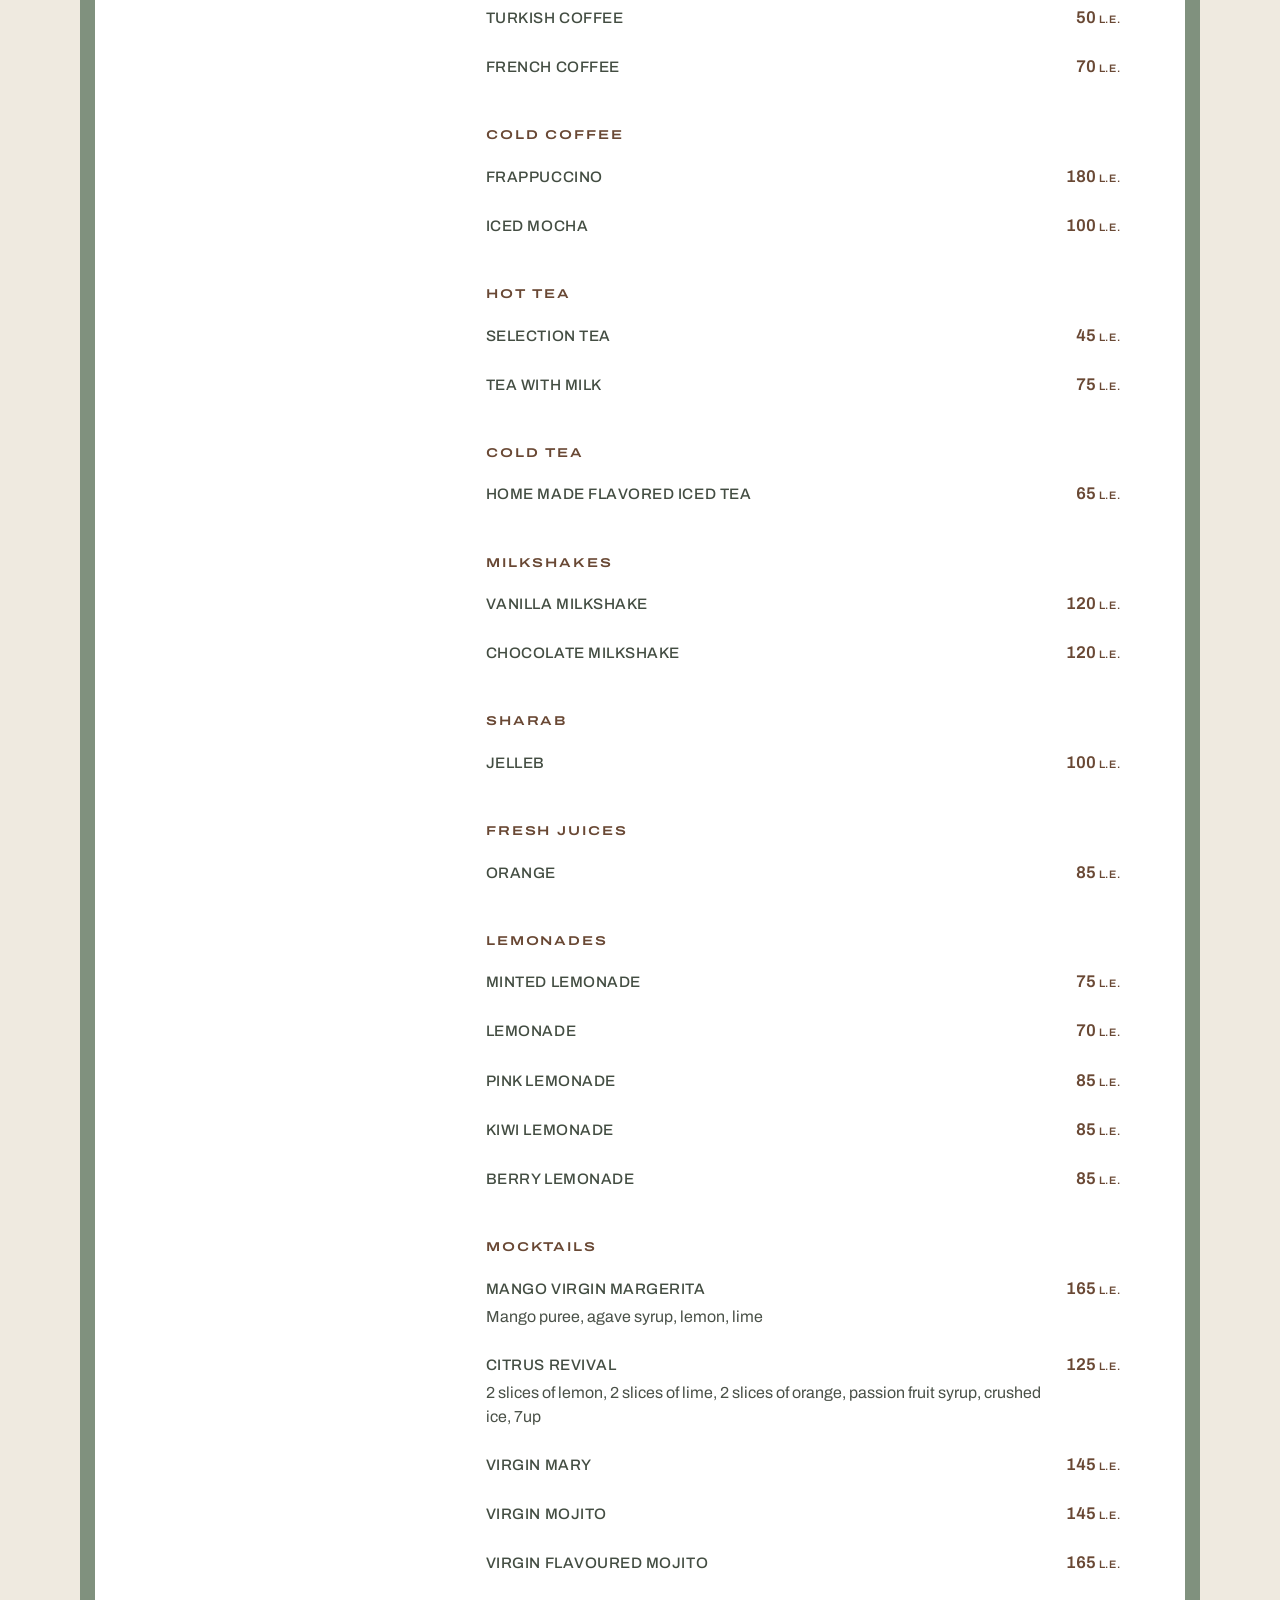
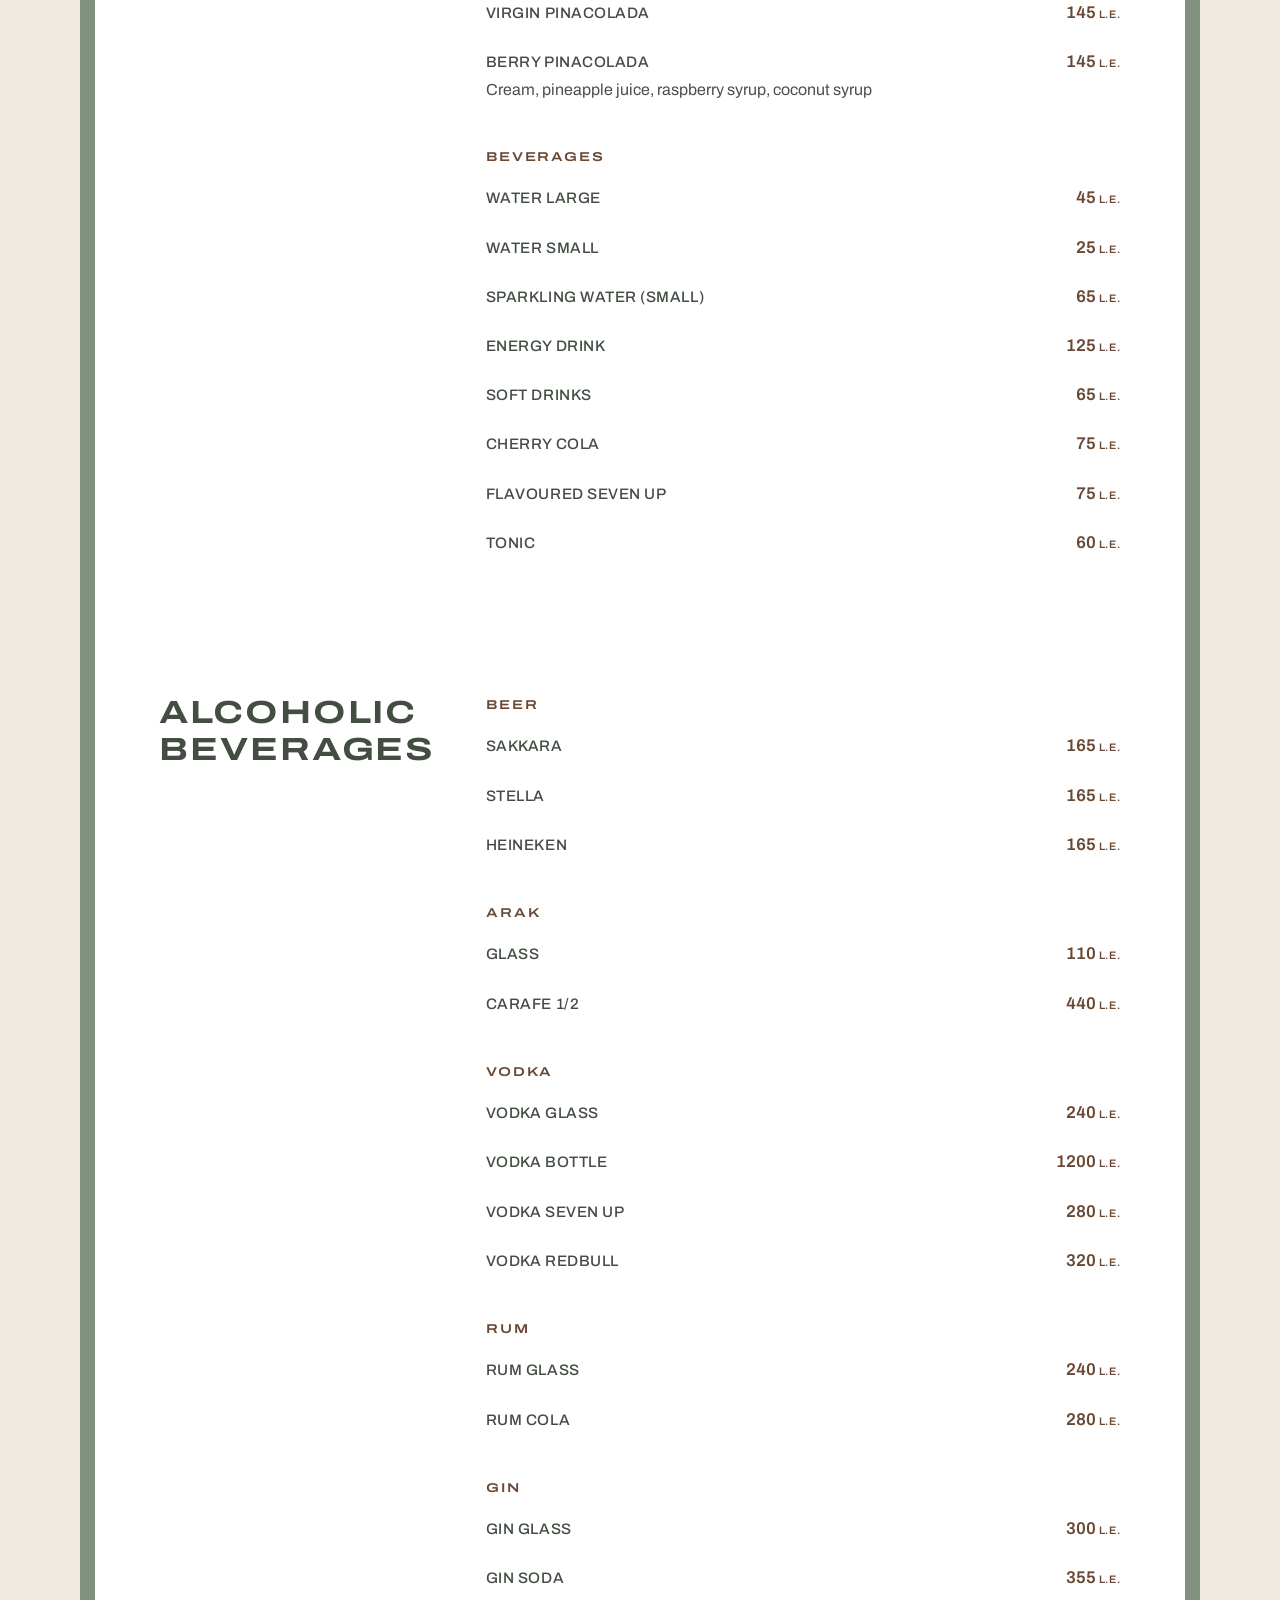
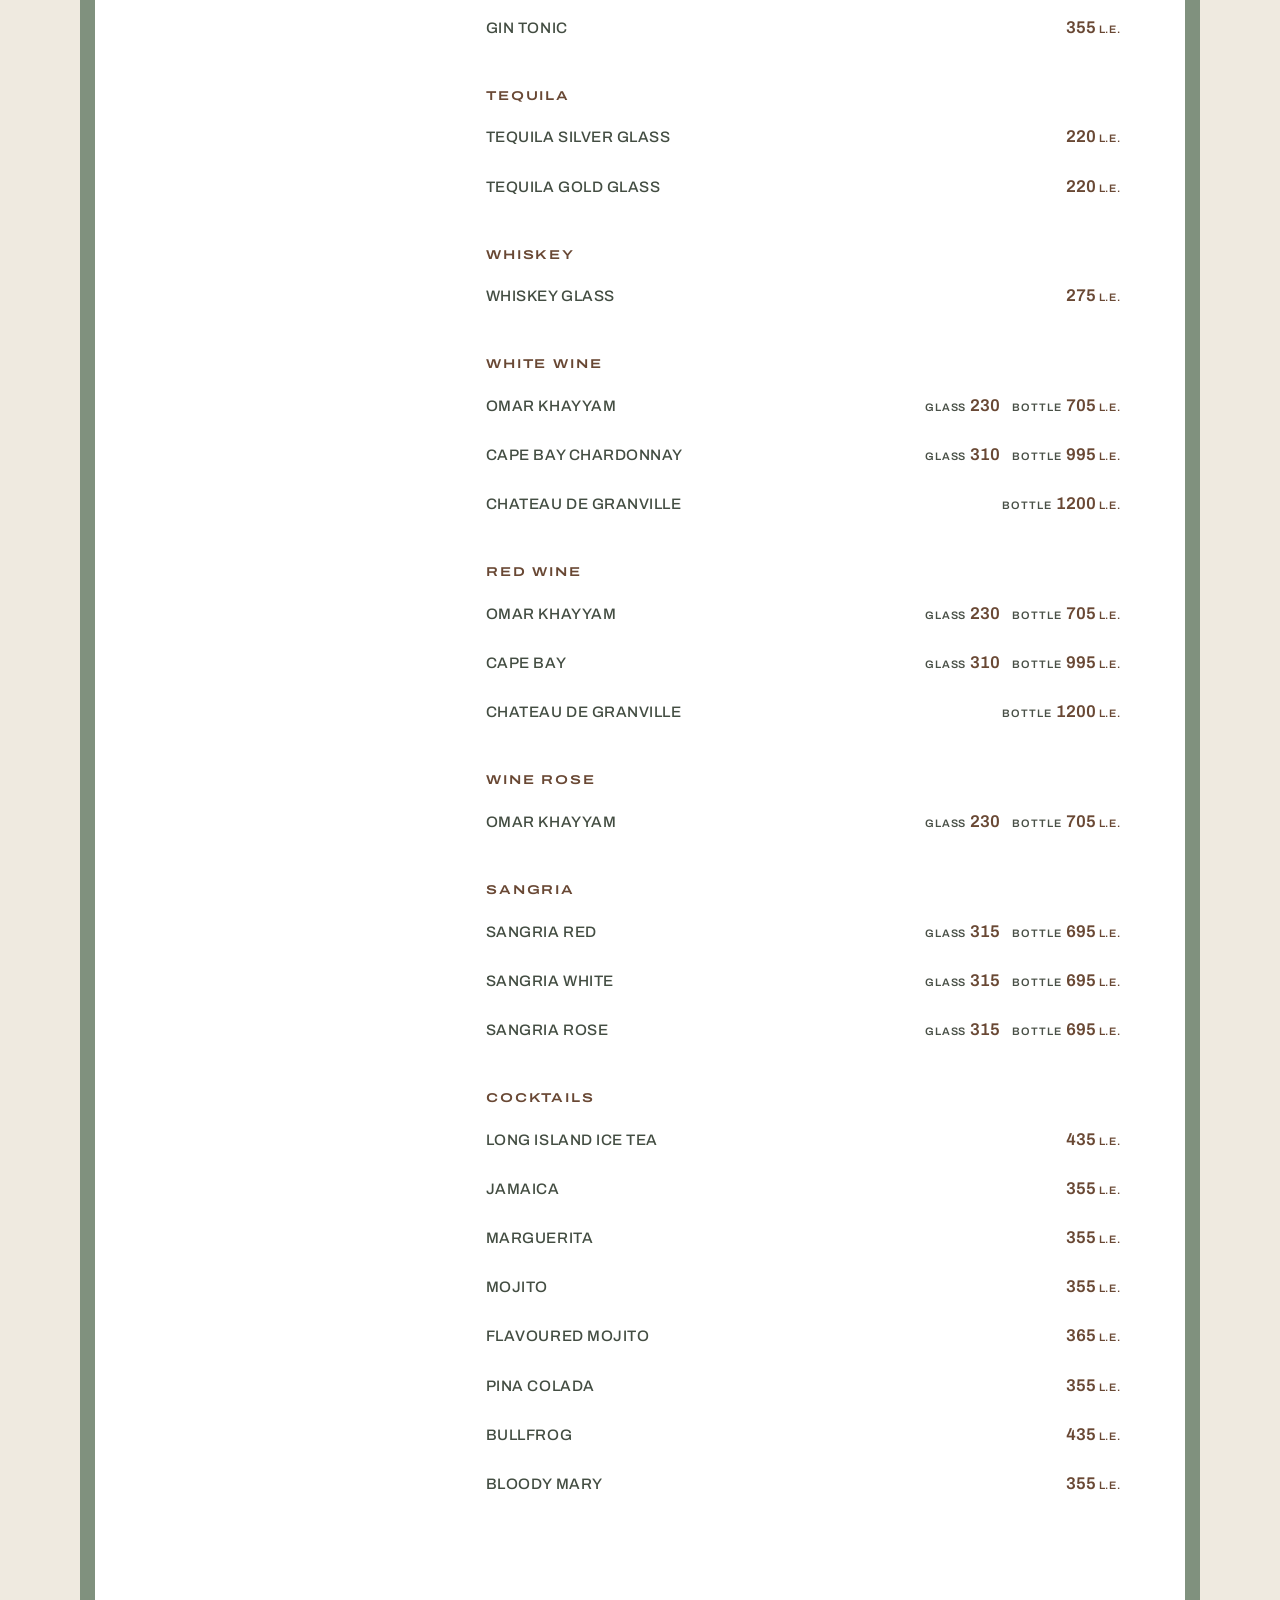
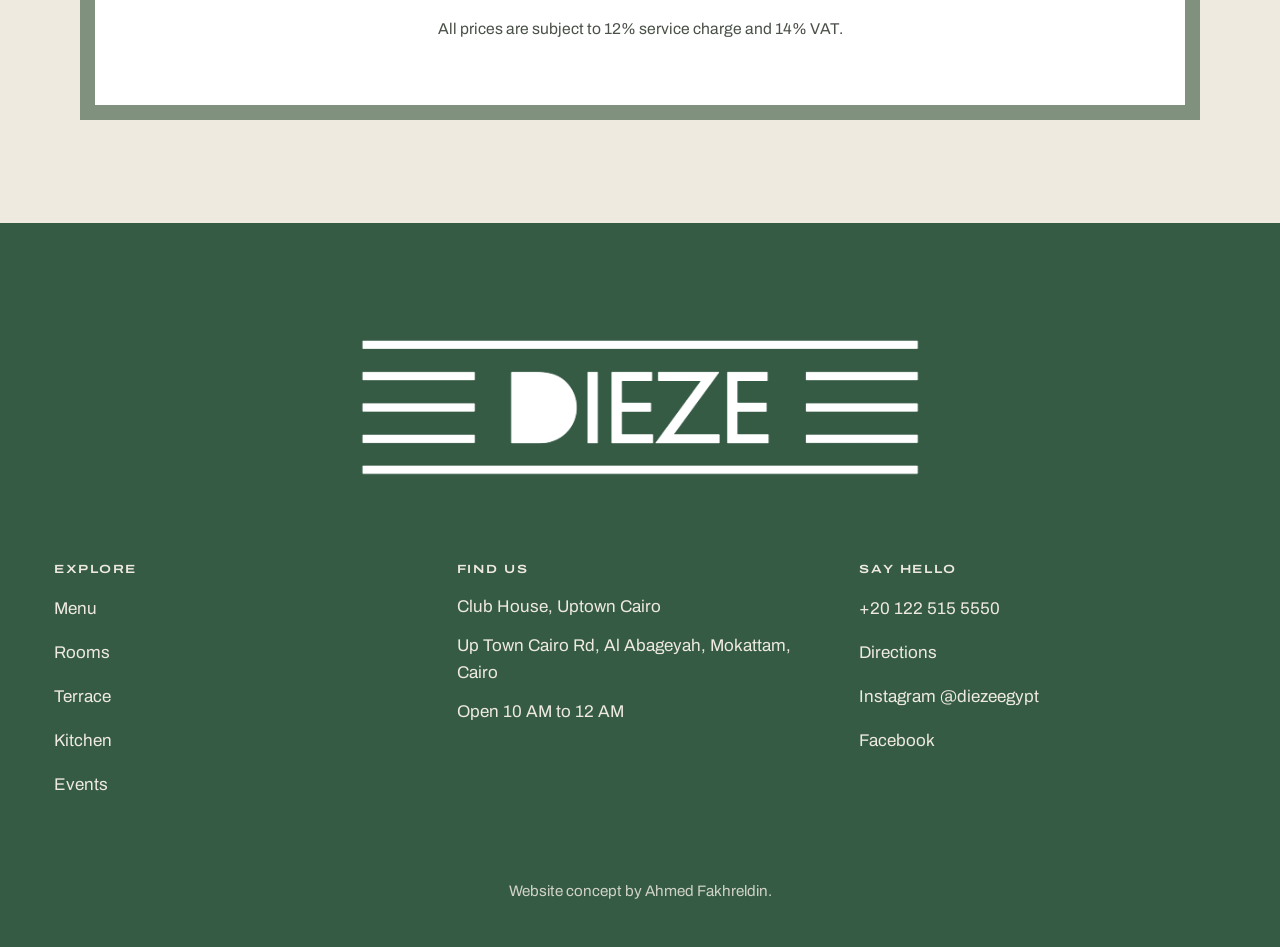
<file: menu.html>
<!doctype html>
<html lang="en">
<head>
<meta charset="utf-8">
<meta name="viewport" content="width=device-width, initial-scale=1, minimum-scale=1">
<title>Menu | Dieze</title>
<meta name="description" content="The Dieze menu: breakfast and kaak, mezze, grills, fatteh, mains, desserts and drinks, with every price.">
<meta name="theme-color" content="#355B45">
<link rel="canonical" href="https://ahmedfakhr1.github.io/dieze-preview/menu.html">
<meta property="og:type" content="website">
<meta property="og:site_name" content="Dieze">
<meta property="og:title" content="Menu | Dieze">
<meta property="og:description" content="The Dieze menu: breakfast and kaak, mezze, grills, fatteh, mains, desserts and drinks, with every price.">
<meta property="og:url" content="https://ahmedfakhr1.github.io/dieze-preview/menu.html">
<meta property="og:image" content="https://ahmedfakhr1.github.io/dieze-preview/img/og.jpg">
<meta property="og:image:width" content="1200">
<meta property="og:image:height" content="630">
<meta name="twitter:card" content="summary_large_image">
<link rel="icon" href="img/icon.png" type="image/png">
<link rel="apple-touch-icon" href="img/apple-touch-icon.png">
<link rel="preload" href="fonts/archivo-b92029.woff2" as="font" type="font/woff2" crossorigin>
<link rel="preload" href="fonts/marcellus-9d4869.woff2" as="font" type="font/woff2" crossorigin>
<style>html.fl body{opacity:0}body{transition:opacity .25s ease}</style>
<script>document.documentElement.classList.add('js','fl');(function(){var d=document,h=d.documentElement,t=false;function go(){if(t)return;t=true;h.classList.remove('fl')}setTimeout(go,1200);function run(){if(d.fonts&&d.fonts.load){Promise.all([d.fonts.load('500 1em Archivo'),d.fonts.load('600 1em Archivo'),d.fonts.load('400 1em Marcellus')]).then(go,go)}else{go()}}if(d.readyState==='loading'){d.addEventListener('DOMContentLoaded',run)}else{run()}})();</script>
<link rel="stylesheet" href="fonts.css?v=1">
<link rel="stylesheet" href="site.css?v=1">
<script src="site.js?v=1" defer></script>
<script type="application/ld+json">{"@context": "https://schema.org", "@type": "Restaurant", "name": "Dieze", "description": "Authentic Lebanese cuisine reinvented, in the Club House at Uptown Cairo, with a terrace over the golf course.", "servesCuisine": "Lebanese", "url": "https://ahmedfakhr1.github.io/dieze-preview/", "image": "https://ahmedfakhr1.github.io/dieze-preview/img/og.jpg", "telephone": "+20 122 515 5550", "hasMenu": "https://ahmedfakhr1.github.io/dieze-preview/menu.html", "address": {"@type": "PostalAddress", "streetAddress": "Club House, Up Town Cairo Rd, Al Abageyah", "addressLocality": "Mokattam", "addressRegion": "Cairo", "addressCountry": "EG"}, "openingHoursSpecification": {"@type": "OpeningHoursSpecification", "opens": "10:00", "closes": "24:00"}, "sameAs": ["https://www.instagram.com/diezeegypt/", "https://www.facebook.com/Diezeegypt"]}</script>
</head>
<body class="page-menu">
<svg width="0" height="0" style="position:absolute" aria-hidden="true" focusable="false"><symbol id="tri" viewBox="0 0 64 17"><rect width="64" height="2.2"/><rect y="7.4" width="64" height="2.2"/><rect y="14.8" width="64" height="2.2"/></symbol></svg>
<a class="skip" href="#main">Skip to content</a>
<header class="hd has-logo">
<div class="hd-in">
<a class="hd-logo" href="index.html" aria-label="Dieze, home"><img src="img/logo-white.png" width="1226" height="302" alt="Dieze"></a>
<nav class="nav" aria-label="Main"><a href="menu.html" aria-current="page">Menu</a><a href="index.html#rooms">Rooms</a><a href="index.html#terrace">Terrace</a><a href="index.html#kitchen">Kitchen</a><a href="index.html#events">Events</a><a href="index.html#visit">Visit</a></nav>
<div class="hd-end">
<div class="lang" role="group" aria-label="Language"><button type="button" aria-pressed="true">EN</button><button type="button" aria-pressed="false" data-ar>AR</button></div>
<a class="btn btn-ivory" href="index.html#book">Book a table</a>
<button class="burger" type="button" aria-label="Open menu" aria-expanded="false" aria-controls="drawer"><i></i><i></i><i></i></button>
</div>
</div>
</header>
<div class="drawer" id="drawer" aria-label="Menu">
<div class="drawer-top"><img src="img/logo-white.png" width="1226" height="302" alt="Dieze"><button class="drawer-x" type="button" aria-label="Close menu" data-drawer-close></button></div>
<nav class="drawer-links" aria-label="Pages"><a href="menu.html">Menu</a><a href="index.html#rooms">Rooms</a><a href="index.html#terrace">Terrace</a><a href="index.html#kitchen">Kitchen</a><a href="index.html#events">Events</a><a href="index.html#visit">Visit</a></nav>
<div class="drawer-foot">
<a class="btn btn-ivory" href="index.html#book">Book a table</a>
<a class="btn btn-line" href="tel:+201225155550">Call +20 122 515 5550</a>
<small>Open 10 AM to 12 AM</small>
</div>
</div>
<dialog class="ar" id="ar-dialog" aria-labelledby="ar-msg"><div class="ar-in"><svg class="tri center" viewBox="0 0 64 17" aria-hidden="true" focusable="false"><use href="#tri"/></svg><p id="ar-msg">Arabic is not in this preview, it will be live in the final version.</p><button class="btn btn-green" type="button" data-close>Close</button></div></dialog>
<main id="main">
<section class="mh" aria-label="Menu">
<svg class="tri center" viewBox="0 0 64 17" aria-hidden="true" focusable="false"><use href="#tri"/></svg>
<h1>Menu</h1>
<p class="pull">Authentic Lebanese cuisine reinvented.</p>
<p>All prices are in L.E. and are subject to 12% service charge and 14% VAT.</p>
</section>
<div class="checker" aria-hidden="true"></div>
<div class="chips"><nav class="chips-in" aria-label="Menu sections"><a class="chip" href="#breakfast" data-chip="breakfast">Breakfast</a><a class="chip" href="#soup" data-chip="soup">Soup &amp; Salad</a><a class="chip" href="#cold-mezze" data-chip="cold-mezze">Mezze</a><a class="chip" href="#fatteh" data-chip="fatteh">Fatteh &amp; Potato</a><a class="chip" href="#grill" data-chip="grill">Grill</a><a class="chip" href="#main-course" data-chip="main-course">Main Course</a><a class="chip" href="#dessert" data-chip="dessert">Dessert</a><a class="chip" href="#drinks" data-chip="drinks">Drinks</a><a class="chip" href="#alcohol" data-chip="alcohol">Alcohol</a></nav></div>
<div class="paper">
<section class="msec" id="breakfast" data-chip="breakfast"><div class="mhead"><h2>Breakfast &amp; Kaak 3al Fa7em</h2><figure><img src="img/m-breakfast.webp" alt="Mankoushi boards on a marble table, one slice being taken" loading="lazy" width="560" height="700" style="object-position:50% 40%"></figure></div><div class="mbody"><div class="msub"><div class="item"><span class="nm">Kaaket Kafta</span><span class="price">330<small>L.E.</small></span></div><div class="item"><span class="nm">Kaaket Soujouk</span><span class="price">330<small>L.E.</small></span></div><div class="item"><span class="nm">Kaaket Halloumi</span><span class="price">220<small>L.E.</small></span></div><div class="item"><span class="nm">Cheese Mankoushi</span><span class="price">180<small>L.E.</small></span></div><div class="item"><span class="nm">Zaatar Mankoushi</span><span class="price">110<small>L.E.</small></span></div><div class="item"><span class="nm">Mix Mankoushi Cheese &amp; Zaatar</span><span class="price">155<small>L.E.</small></span></div><div class="item"><span class="nm">Meat Mankoushe</span><span class="price">190<small>L.E.</small></span></div><div class="item"><span class="nm">Soujouk Mankouche</span><span class="price">225<small>L.E.</small></span></div><div class="item"><span class="nm">Eggs (Omelet, Sunny Side)</span><span class="price">80<small>L.E.</small></span></div><div class="item"><span class="nm">Add Cheese</span><span class="price">45<small>L.E.</small></span></div><div class="item"><span class="nm">Foul</span><span class="price">80<small>L.E.</small></span></div><div class="item"><span class="nm">Taamiya</span><span class="price">70<small>L.E.</small></span></div></div></div></section><section class="msec" id="soup" data-chip="soup"><div class="mhead"><h2>Soup</h2></div><div class="mbody"><div class="msub"><div class="item"><span class="nm">Lentil Soup</span><span class="price">110<small>L.E.</small></span></div></div></div></section><section class="msec" id="salad" data-chip="soup"><div class="mhead"><h2>Salad</h2><figure><img src="img/m-salad.webp" alt="A beetroot and rocket salad beside a plate of muhammara with walnuts" loading="lazy" width="560" height="700" style="object-position:50% 50%"></figure></div><div class="mbody"><div class="msub"><div class="item"><span class="nm">Raheb Salad <span class="tg">Vegan</span></span><span class="price">125<small>L.E.</small></span><span class="ds">Charcoal baked eggplant mixed with tomato, parsley, onion and lemon oil dressing</span></div><div class="item"><span class="nm">Beetroot Rocca Salad <span class="tg">Vegan</span></span><span class="price">120<small>L.E.</small></span><span class="ds">Heart beet salad based on boiled beetroot and rocket leaves, garlic lemon dressing, mushroom, raisins</span></div><div class="item"><span class="nm">Fattouch <span class="tg">Vegan</span></span><span class="price">135<small>L.E.</small></span><span class="ds">Lebanese special twist on lettuce and fresh herbs, tomato, cucumber, onion, sumac pomegranate molasses dressing</span></div><div class="item"><span class="nm">Tabbouleh <span class="tg">Vegan</span></span><span class="price">145<small>L.E.</small></span><span class="ds">Authentic tabbouleh mix, based on parsley, tomato, onion, burgul, lemon and olive oil</span></div><div class="item"><span class="nm">Dieze Tabbouleh Walnuts <span class="tg">Vegan</span></span><span class="price">170<small>L.E.</small></span><span class="ds">Twisted tabbouleh with our special sauce and Lebanese walnut and pomegranate seeds</span></div><div class="item"><span class="nm">Grilled Halloumi Salad <span class="tg">Vegetarian</span></span><span class="price">210<small>L.E.</small></span><span class="ds">Rocket leaves, romaine lettuce, baked zucchini, cherry tomato and grilled halloumi cheese</span></div><div class="item"><span class="nm">Jabal Lebnen Salad</span><span class="price">155<small>L.E.</small></span></div></div></div></section><section class="msec" id="cold-mezze" data-chip="cold-mezze"><div class="mhead"><h2>Cold Mezze</h2><figure><img src="img/m-hummus.webp" alt="Hummus in a dark bowl on a Dieze napkin" loading="lazy" width="560" height="700" style="object-position:50% 50%"></figure></div><div class="mbody"><div class="msub"><div class="item"><span class="nm">Hummus <span class="tg">Vegan</span></span><span class="price">125<small>L.E.</small></span><span class="ds">Homemade creamy hummus and olive oil</span></div><div class="item"><span class="nm">Hummus Beirouthy <span class="tg">Vegan</span></span><span class="price">135<small>L.E.</small></span><span class="ds">Homemade garlic hummus topped with crispy vegetables and olive oil</span></div><div class="item"><span class="nm">Moutabbal <span class="tg">Vegan</span></span><span class="price">125<small>L.E.</small></span><span class="ds">Charcoal baked eggplant mixed with tahina sauce, topped with olive oil and pomegranate seeds</span></div><div class="item"><span class="nm">Waraa Enab <span class="tg">Vegan</span></span><span class="price">115<small>L.E.</small></span><span class="ds">Hand rolled stuffed vine leaves</span></div><div class="item"><span class="nm">Mouhammara Walnuts <span class="tg">Vegan</span></span><span class="price">155<small>L.E.</small></span><span class="ds">Special spicy muhammara dip based on walnuts, pomegranate molasses and red chili paste</span></div></div></div></section><section class="msec" id="hot-mezze" data-chip="cold-mezze"><div class="mhead"><h2>Hot Mezze</h2></div><div class="mbody"><div class="msub"><div class="item"><span class="nm">Hummus bel Chawarma <span class="tg">Meat</span></span><span class="price">260<small>L.E.</small></span><span class="ds">Creamy hummus topped with meat chawarma</span></div><div class="item"><span class="nm">Soujouk <span class="tg">Homemade, Meat</span></span><span class="price">310<small>L.E.</small></span><span class="ds">Pan seared spicy Lebanese sausage and vegetables, glazed with tomato sauce</span></div><div class="item"><span class="nm">Fried Kebbeh 4 pcs <span class="tg">Meat</span></span><span class="price">195<small>L.E.</small></span></div><div class="item"><span class="nm">Asbet Djej Molasses <span class="tg">Poultry</span></span><span class="price">235<small>L.E.</small></span><span class="ds">Pan seared chicken liver and pomegranate molasses sauce</span></div><div class="item"><span class="nm">Shrimp Provencal <span class="tg">Sea food</span></span><span class="price">590<small>L.E.</small></span><span class="ds">Garlic cilantro and lime flavored shrimp casserole</span></div><div class="item"><span class="nm">Makanek <span class="tg">Homemade</span></span><span class="price">310<small>L.E.</small></span><span class="ds">Pan served Lebanese mini sausage, glazed with pomegranate molasses</span></div><div class="item"><span class="nm">Halloumi Grilled <span class="tg">Vegetarian</span></span><span class="price">240<small>L.E.</small></span><span class="ds">Melted grilled halloumi cheese</span></div><div class="item"><span class="nm">Wings Provencial</span><span class="price">245<small>L.E.</small></span></div></div></div></section><section class="msec" id="mouajjanat" data-chip="cold-mezze"><div class="mhead"><h2>Mouajjanat</h2></div><div class="mbody"><div class="msub"><div class="item"><span class="nm">Rikakat <span class="tg">Vegetarian</span></span><span class="price">165<small>L.E.</small></span><span class="ds">Fried crispy cheese rolls</span></div><div class="item"><span class="nm">Samboussek <span class="tg">Meat</span></span><span class="price">160<small>L.E.</small></span><span class="ds">Lebanese pastry stuffed with minced meat, pine nuts and onion</span></div></div></div></section><section class="msec" id="fatteh" data-chip="fatteh"><div class="mhead"><h2>Fatteh Corner</h2></div><div class="mbody"><div class="msub"><div class="item"><span class="nm">Fattet Hummus</span><span class="price">220<small>L.E.</small></span><span class="ds">Boiled chickpeas and garlic yogurt, topped with crispy bread</span></div><div class="item"><span class="nm">Fattet Shrimp with Eggplant</span><span class="price">590<small>L.E.</small></span><span class="ds">Fried eggplant and garlic yogurt, topped with crispy bread and shrimps</span></div><div class="item"><span class="nm">Fattet Chich Barak</span><span class="price">265<small>L.E.</small></span></div><div class="item"><span class="nm">Fattet Kabab with Eggplant</span><span class="price">350<small>L.E.</small></span><span class="ds">Fried eggplant with kabab, yogurt topped with crispy bread</span></div><div class="item"><span class="nm">Fattet Eggplant</span><span class="price">255<small>L.E.</small></span></div></div></div></section><section class="msec" id="potato" data-chip="fatteh"><div class="mhead"><h2>Potato</h2></div><div class="mbody"><div class="msub"><div class="item"><span class="nm">Potato Fries</span><span class="price">80<small>L.E.</small></span><span class="ds">French fries</span></div><div class="item"><span class="nm">Batata Harra</span><span class="price">145<small>L.E.</small></span><span class="ds">Crispy potato cubes glazed with garlic chili sauce</span></div><div class="item"><span class="nm">Batata Meshwye</span><span class="price">80<small>L.E.</small></span><span class="ds">Charcoal grilled potato slices</span></div></div></div></section><section class="msec" id="grill" data-chip="grill"><div class="mhead"><h2>Grill</h2><figure><img src="img/m-grill.webp" alt="A fork lifting grilled chicken from a bowl of garlic dip, beside grilled bread and tomato" loading="lazy" width="560" height="700" style="object-position:50% 50%"></figure></div><div class="mbody"><div class="msub"><div class="item"><span class="nm">Kafta</span><span class="price">390<small>L.E.</small></span><span class="ds">Kafta meat skewers served with grilled vegetables and spicy bread</span></div><div class="item"><span class="nm">Lahmeh</span><span class="price">590<small>L.E.</small></span><span class="ds">Meat skewers served with grilled vegetables and spicy bread</span></div><div class="item"><span class="nm">Kabab</span><span class="price">390<small>L.E.</small></span><span class="ds">Kabab skewers served with grilled vegetables and spicy bread</span></div><div class="item"><span class="nm">Lamb Cutlets Australian</span><span class="price">1690<small>L.E.</small></span><span class="ds">Grilled lamb ribs served with grilled vegetables and spicy bread</span></div><div class="item"><span class="nm">Mix Grill</span><span class="price">660<small>L.E.</small></span><span class="ds">Meat, tawook and kafta skewers served with grilled vegetables, spicy bread and garlic dip</span></div><div class="item"><span class="nm">Tawook</span><span class="price">325<small>L.E.</small></span><span class="ds">Grilled chicken tawook skewers served with grilled vegetables, spicy bread and garlic dip</span></div><div class="item"><span class="nm">Grilled Boneless Chicken</span><span class="price">390<small>L.E.</small></span><span class="ds">Grilled boneless chicken served with grilled vegetables, spicy bread and garlic dip</span></div></div></div></section><section class="msec" id="sides" data-chip="grill"><div class="mhead"><h2>Side BBQ Orders</h2></div><div class="mbody"><div class="msub"><div class="item"><span class="nm">Frikeh</span><span class="price">95<small>L.E.</small></span><span class="ds">Boiled green wheat</span></div><div class="item"><span class="nm">Oriental Rice</span><span class="price">165<small>L.E.</small></span><span class="ds">Long grain rice cooked with onion and minced meat</span></div><div class="item"><span class="nm">Jasmin Rice</span><span class="price">95<small>L.E.</small></span><span class="ds">Pure steamed Jasmin rice</span></div></div></div></section><section class="msec" id="main-course" data-chip="main-course"><div class="mhead"><h2>Main Course</h2><figure><img src="img/m-main.webp" alt="Lamb shank on green wheat frikeh with roasted nuts" loading="lazy" width="560" height="700" style="object-position:50% 55%"></figure></div><div class="mbody"><div class="msub"><div class="item"><span class="nm">Frikeh Mawzet</span><span class="price">1190<small>L.E.</small></span><span class="ds">Bone in lamb shanks cooked to perfection served with green wheat frikeh, mini onion, frikeh sauce and roasted nuts</span></div><div class="item"><span class="nm">Oriental Chicken</span><span class="price">550<small>L.E.</small></span><span class="ds">Marinated grilled chicken served with oriental rice and our special homemade sauce</span></div></div></div></section><section class="msec" id="international" data-chip="main-course"><div class="mhead"><h2>International Corner</h2></div><div class="mbody"><div class="msub"><div class="item"><span class="nm">Marguerita Pizza</span><span class="price">195<small>L.E.</small></span></div><div class="item"><span class="nm">Pepperoni Pizza</span><span class="price">235<small>L.E.</small></span></div><div class="item"><span class="nm">Veggie Pizza</span><span class="price">225<small>L.E.</small></span></div><div class="item"><span class="nm">Beef Burger with Fries</span><span class="price">225<small>L.E.</small></span></div><div class="item"><span class="nm">Add Cheese</span><span class="price">45<small>L.E.</small></span></div><div class="item"><span class="nm">Pinky Chicken Linguini</span><span class="price">365<small>L.E.</small></span></div><div class="item"><span class="nm">Chicken Strips</span><span class="price">265<small>L.E.</small></span></div></div></div></section><section class="msec" id="kids" data-chip="main-course"><div class="mhead"><h2>For the Kids</h2></div><div class="mbody"><div class="msub"><div class="item"><span class="nm">Kids Penne Red Sauce</span><span class="price">150<small>L.E.</small></span></div></div></div></section><section class="msec" id="dessert" data-chip="dessert"><div class="mhead"><h2>Dessert</h2><figure><img src="img/m-dessert.webp" alt="Knefeh on a speckled plate with an orange drink, on a scalloped wooden tray" loading="lazy" width="560" height="700" style="object-position:50% 50%"></figure></div><div class="mbody"><div class="msub"><div class="item"><span class="nm">Knefeh bel Jebneh</span><span class="price">225<small>L.E.</small></span></div><div class="item"><span class="nm">Ward l Sham</span><span class="price">150<small>L.E.</small></span></div><div class="item"><span class="nm">Jabal Lebnen</span><span class="price">100<small>L.E.</small></span><span class="ds">Ashta ice cream topped with cotton candy and lot of pistachio</span></div><div class="item"><span class="nm">Brownies</span><span class="price">180<small>L.E.</small></span></div><div class="item"><span class="nm">Outhmalieh</span><span class="price">150<small>L.E.</small></span></div><div class="item"><span class="nm">Ice Cream 2 Scoops</span><span class="price">120<small>L.E.</small></span></div></div></div></section><section class="msec" id="drinks" data-chip="drinks"><div class="mhead"><h2>Drinks</h2></div><div class="mbody"><div class="msub"><h3>Hot Coffee</h3><div class="item"><span class="nm">Americano</span><span class="price">70<small>L.E.</small></span></div><div class="item"><span class="nm">Espresso</span><span class="price">50<small>L.E.</small></span></div><div class="item"><span class="nm">Doppio (Double Espresso)</span><span class="price">70<small>L.E.</small></span></div><div class="item"><span class="nm">Macchiato</span><span class="price">60<small>L.E.</small></span></div><div class="item"><span class="nm">Double Macchiato</span><span class="price">70<small>L.E.</small></span></div><div class="item"><span class="nm">Caffe Latte</span><span class="price">85<small>L.E.</small></span></div><div class="item"><span class="nm">Flavoured Latte</span><span class="price">95<small>L.E.</small></span></div><div class="item"><span class="nm">Cappuccino</span><span class="price">85<small>L.E.</small></span></div><div class="item"><span class="nm">Flavoured Cappuccino</span><span class="price">95<small>L.E.</small></span></div><div class="item"><span class="nm">Hot Chocolate</span><span class="price">65<small>L.E.</small></span></div><div class="item"><span class="nm">Turkish Coffee</span><span class="price">50<small>L.E.</small></span></div><div class="item"><span class="nm">French Coffee</span><span class="price">70<small>L.E.</small></span></div></div><div class="msub"><h3>Cold Coffee</h3><div class="item"><span class="nm">Frappuccino</span><span class="price">180<small>L.E.</small></span></div><div class="item"><span class="nm">Iced Mocha</span><span class="price">100<small>L.E.</small></span></div></div><div class="msub"><h3>Hot Tea</h3><div class="item"><span class="nm">Selection Tea</span><span class="price">45<small>L.E.</small></span></div><div class="item"><span class="nm">Tea with Milk</span><span class="price">75<small>L.E.</small></span></div></div><div class="msub"><h3>Cold Tea</h3><div class="item"><span class="nm">Home Made Flavored Iced Tea</span><span class="price">65<small>L.E.</small></span></div></div><div class="msub"><h3>Milkshakes</h3><div class="item"><span class="nm">Vanilla Milkshake</span><span class="price">120<small>L.E.</small></span></div><div class="item"><span class="nm">Chocolate Milkshake</span><span class="price">120<small>L.E.</small></span></div></div><div class="msub"><h3>Sharab</h3><div class="item"><span class="nm">Jelleb</span><span class="price">100<small>L.E.</small></span></div></div><div class="msub"><h3>Fresh Juices</h3><div class="item"><span class="nm">Orange</span><span class="price">85<small>L.E.</small></span></div></div><div class="msub"><h3>Lemonades</h3><div class="item"><span class="nm">Minted Lemonade</span><span class="price">75<small>L.E.</small></span></div><div class="item"><span class="nm">Lemonade</span><span class="price">70<small>L.E.</small></span></div><div class="item"><span class="nm">Pink Lemonade</span><span class="price">85<small>L.E.</small></span></div><div class="item"><span class="nm">Kiwi Lemonade</span><span class="price">85<small>L.E.</small></span></div><div class="item"><span class="nm">Berry Lemonade</span><span class="price">85<small>L.E.</small></span></div></div><div class="msub"><h3>Mocktails</h3><div class="item"><span class="nm">Mango Virgin Margerita</span><span class="price">165<small>L.E.</small></span><span class="ds">Mango puree, agave syrup, lemon, lime</span></div><div class="item"><span class="nm">Citrus Revival</span><span class="price">125<small>L.E.</small></span><span class="ds">2 slices of lemon, 2 slices of lime, 2 slices of orange, passion fruit syrup, crushed ice, 7up</span></div><div class="item"><span class="nm">Virgin Mary</span><span class="price">145<small>L.E.</small></span></div><div class="item"><span class="nm">Virgin Mojito</span><span class="price">145<small>L.E.</small></span></div><div class="item"><span class="nm">Virgin Flavoured Mojito</span><span class="price">165<small>L.E.</small></span></div><div class="item"><span class="nm">Virgin Pinacolada</span><span class="price">145<small>L.E.</small></span></div><div class="item"><span class="nm">Berry Pinacolada</span><span class="price">145<small>L.E.</small></span><span class="ds">Cream, pineapple juice, raspberry syrup, coconut syrup</span></div></div><div class="msub"><h3>Beverages</h3><div class="item"><span class="nm">Water Large</span><span class="price">45<small>L.E.</small></span></div><div class="item"><span class="nm">Water Small</span><span class="price">25<small>L.E.</small></span></div><div class="item"><span class="nm">Sparkling Water (small)</span><span class="price">65<small>L.E.</small></span></div><div class="item"><span class="nm">Energy Drink</span><span class="price">125<small>L.E.</small></span></div><div class="item"><span class="nm">Soft Drinks</span><span class="price">65<small>L.E.</small></span></div><div class="item"><span class="nm">Cherry Cola</span><span class="price">75<small>L.E.</small></span></div><div class="item"><span class="nm">Flavoured Seven Up</span><span class="price">75<small>L.E.</small></span></div><div class="item"><span class="nm">Tonic</span><span class="price">60<small>L.E.</small></span></div></div></div></section><section class="msec" id="alcohol" data-chip="alcohol"><div class="mhead"><h2>Alcoholic Beverages</h2></div><div class="mbody"><div class="msub"><h3>Beer</h3><div class="item"><span class="nm">Sakkara</span><span class="price">165<small>L.E.</small></span></div><div class="item"><span class="nm">Stella</span><span class="price">165<small>L.E.</small></span></div><div class="item"><span class="nm">Heineken</span><span class="price">165<small>L.E.</small></span></div></div><div class="msub"><h3>Arak</h3><div class="item"><span class="nm">Glass</span><span class="price">110<small>L.E.</small></span></div><div class="item"><span class="nm">Carafe 1/2</span><span class="price">440<small>L.E.</small></span></div></div><div class="msub"><h3>Vodka</h3><div class="item"><span class="nm">Vodka Glass</span><span class="price">240<small>L.E.</small></span></div><div class="item"><span class="nm">Vodka Bottle</span><span class="price">1200<small>L.E.</small></span></div><div class="item"><span class="nm">Vodka Seven Up</span><span class="price">280<small>L.E.</small></span></div><div class="item"><span class="nm">Vodka Redbull</span><span class="price">320<small>L.E.</small></span></div></div><div class="msub"><h3>Rum</h3><div class="item"><span class="nm">Rum Glass</span><span class="price">240<small>L.E.</small></span></div><div class="item"><span class="nm">Rum Cola</span><span class="price">280<small>L.E.</small></span></div></div><div class="msub"><h3>Gin</h3><div class="item"><span class="nm">Gin Glass</span><span class="price">300<small>L.E.</small></span></div><div class="item"><span class="nm">Gin Soda</span><span class="price">355<small>L.E.</small></span></div><div class="item"><span class="nm">Gin Tonic</span><span class="price">355<small>L.E.</small></span></div></div><div class="msub"><h3>Tequila</h3><div class="item"><span class="nm">Tequila Silver Glass</span><span class="price">220<small>L.E.</small></span></div><div class="item"><span class="nm">Tequila Gold Glass</span><span class="price">220<small>L.E.</small></span></div></div><div class="msub"><h3>Whiskey</h3><div class="item"><span class="nm">Whiskey Glass</span><span class="price">275<small>L.E.</small></span></div></div><div class="msub"><h3>White Wine</h3><div class="item"><span class="nm">Omar Khayyam</span><span class="price"><span class="pl">Glass</span>230<span class="pl">Bottle</span>705<small>L.E.</small></span></div><div class="item"><span class="nm">Cape Bay Chardonnay</span><span class="price"><span class="pl">Glass</span>310<span class="pl">Bottle</span>995<small>L.E.</small></span></div><div class="item"><span class="nm">Chateau de Granville</span><span class="price"><span class="pl">Bottle</span>1200<small>L.E.</small></span></div></div><div class="msub"><h3>Red Wine</h3><div class="item"><span class="nm">Omar Khayyam</span><span class="price"><span class="pl">Glass</span>230<span class="pl">Bottle</span>705<small>L.E.</small></span></div><div class="item"><span class="nm">Cape Bay</span><span class="price"><span class="pl">Glass</span>310<span class="pl">Bottle</span>995<small>L.E.</small></span></div><div class="item"><span class="nm">Chateau de Granville</span><span class="price"><span class="pl">Bottle</span>1200<small>L.E.</small></span></div></div><div class="msub"><h3>Wine Rose</h3><div class="item"><span class="nm">Omar Khayyam</span><span class="price"><span class="pl">Glass</span>230<span class="pl">Bottle</span>705<small>L.E.</small></span></div></div><div class="msub"><h3>Sangria</h3><div class="item"><span class="nm">Sangria Red</span><span class="price"><span class="pl">Glass</span>315<span class="pl">Bottle</span>695<small>L.E.</small></span></div><div class="item"><span class="nm">Sangria White</span><span class="price"><span class="pl">Glass</span>315<span class="pl">Bottle</span>695<small>L.E.</small></span></div><div class="item"><span class="nm">Sangria Rose</span><span class="price"><span class="pl">Glass</span>315<span class="pl">Bottle</span>695<small>L.E.</small></span></div></div><div class="msub"><h3>Cocktails</h3><div class="item"><span class="nm">Long Island Ice Tea</span><span class="price">435<small>L.E.</small></span></div><div class="item"><span class="nm">Jamaica</span><span class="price">355<small>L.E.</small></span></div><div class="item"><span class="nm">Marguerita</span><span class="price">355<small>L.E.</small></span></div><div class="item"><span class="nm">Mojito</span><span class="price">355<small>L.E.</small></span></div><div class="item"><span class="nm">Flavoured Mojito</span><span class="price">365<small>L.E.</small></span></div><div class="item"><span class="nm">Pina Colada</span><span class="price">355<small>L.E.</small></span></div><div class="item"><span class="nm">Bullfrog</span><span class="price">435<small>L.E.</small></span></div><div class="item"><span class="nm">Bloody Mary</span><span class="price">355<small>L.E.</small></span></div></div></div></section>
<p class="mnote">All prices are subject to 12% service charge and 14% VAT.</p>
</div>
</main>
<footer class="ft on-green">
<div class="wrap">
<img class="ft-logo" src="img/logo-white.png" width="1226" height="302" alt="Dieze" loading="lazy">
<div class="ft-grid">
<div><h2>Explore</h2><ul>
<li><a href="menu.html">Menu</a></li><li><a href="index.html#rooms">Rooms</a></li><li><a href="index.html#terrace">Terrace</a></li><li><a href="index.html#kitchen">Kitchen</a></li><li><a href="index.html#events">Events</a></li>
</ul></div>
<div><h2>Find us</h2>
<p class="ft-p">Club House, Uptown Cairo</p>
<p class="ft-p">Up Town Cairo Rd, Al Abageyah, Mokattam, Cairo</p>
<p class="ft-p">Open 10 AM to 12 AM</p></div>
<div><h2>Say hello</h2><ul>
<li><a href="tel:+201225155550">+20 122 515 5550</a></li>
<li><a href="https://www.google.com/maps/search/?api=1&query=Dieze+Club+House+Uptown+Cairo+Mokattam" target="_blank" rel="noopener">Directions</a></li>
<li><a href="https://www.instagram.com/diezeegypt/" target="_blank" rel="noopener">Instagram @diezeegypt</a></li>
<li><a href="https://www.facebook.com/Diezeegypt" target="_blank" rel="noopener">Facebook</a></li>
</ul></div>
</div>
<p class="ft-credit">Website concept by Ahmed Fakhreldin.</p>
</div>
</footer>
<nav class="bar" aria-label="Quick actions">
<a href="index.html#book">Book</a>
<a href="tel:+201225155550">Call</a>
<a href="https://www.google.com/maps/search/?api=1&query=Dieze+Club+House+Uptown+Cairo+Mokattam" target="_blank" rel="noopener">Directions</a>
</nav>
</body>
</html>
</file>
<file: fonts.css>
@font-face {
  font-family: 'Archivo';
  font-style: normal;
  font-weight: 100 900;
  font-stretch: 62% 125%;
  font-display: block;
  src: url(fonts/archivo-b92029.woff2) format('woff2');
  unicode-range: U+0000-00FF, U+0131, U+0152-0153, U+02BB-02BC, U+02C6, U+02DA, U+02DC, U+0304, U+0308, U+0329, U+2000-206F, U+20AC, U+2122, U+2191, U+2193, U+2212, U+2215, U+FEFF, U+FFFD;
}
@font-face {
  font-family: 'Marcellus';
  font-style: normal;
  font-weight: 400;
  font-display: block;
  src: url(fonts/marcellus-9d4869.woff2) format('woff2');
  unicode-range: U+0000-00FF, U+0131, U+0152-0153, U+02BB-02BC, U+02C6, U+02DA, U+02DC, U+0304, U+0308, U+0329, U+2000-206F, U+20AC, U+2122, U+2191, U+2193, U+2212, U+2215, U+FEFF, U+FFFD;
}
</file>
<file: site.css>
/* Dieze */
:root {
  --green: #355B45;
  --velvet: #597353;
  --stone: #C0B29A;
  --ground: #EFEAE0;
  --timber: #694834;
  --ink: #060606;
  --white: #FFFFFF;
  --slate: #434D42;
  --sage: #80917E;
  --muted: #4A5148;
  --on-dark-soft: rgba(239, 234, 224, .84);
  --g: clamp(18px, 4.2vw, 56px);
  --hh: 68px;
  --ch: 60px;
  --ease: cubic-bezier(.23, 1, .32, 1);
  --display: 'Archivo', 'Helvetica Neue', Arial, sans-serif;
  --serif: 'Marcellus', 'Times New Roman', serif;
}

*, *::before, *::after { box-sizing: border-box; }
html { -webkit-text-size-adjust: 100%; scroll-behavior: smooth; scroll-padding-top: calc(var(--hh) + 8px); }
body {
  margin: 0;
  background: var(--ground);
  color: var(--ink);
  font-family: 'Archivo', 'Helvetica Neue', Arial, sans-serif;
  font-weight: 400;
  font-size: 1.0625rem;
  line-height: 1.6;
  overflow-x: clip;
  -webkit-font-smoothing: antialiased;
  text-rendering: optimizeLegibility;
}
img { display: block; max-width: 100%; height: auto; }
figure { margin: 0; }
a { color: inherit; }
p { margin: 0; }
h1, h2, h3 { margin: 0; font-weight: 600; }
ul { margin: 0; padding: 0; list-style: none; }
button, input, select, textarea { font: inherit; color: inherit; }
button { cursor: pointer; }
.sr { position: absolute; width: 1px; height: 1px; margin: -1px; padding: 0; overflow: hidden; clip: rect(0 0 0 0); white-space: nowrap; border: 0; }
:focus-visible { outline: 3px solid var(--timber); outline-offset: 3px; }
.on-green :focus-visible, .on-velvet :focus-visible, .hd :focus-visible, .drawer :focus-visible, .hero :focus-visible, .ft :focus-visible, .bar :focus-visible, .mh :focus-visible { outline-color: var(--ground); }
.skip { position: absolute; left: 12px; top: -80px; z-index: 100; background: var(--ground); color: var(--green); padding: 12px 18px; font-weight: 600; text-decoration: none; }
.skip:focus { top: 12px; }

.wrap { width: min(100% - 2 * var(--g), 1240px); margin-inline: auto; }
.on-green { background: var(--green); color: var(--ground); }
.on-velvet { background: var(--velvet); color: #fff; }
section[id] { scroll-margin-top: var(--hh); }

/* type */
.h2 {
  font-family: var(--display);
  font-stretch: 125%;
  font-weight: 600;
  font-size: clamp(1.5rem, 1rem + 2.1vw, 2.75rem);
  line-height: 1.16;
  letter-spacing: .08em;
  text-transform: uppercase;
  text-wrap: balance;
  margin-top: 22px;
}
.pull {
  font-family: var(--serif);
  font-weight: 400;
  font-size: clamp(1.3rem, 1rem + 1.4vw, 2.05rem);
  line-height: 1.32;
  letter-spacing: .06em;
  text-transform: uppercase;
  text-wrap: balance;
}
.lead { font-size: clamp(1.1875rem, 1.05rem + .5vw, 1.4rem); line-height: 1.55; text-wrap: pretty; }
.tri { display: block; width: 64px; height: 17px; fill: currentColor; }
.tri.center { margin-inline: auto; }

/* buttons */
.btn {
  display: inline-flex; align-items: center; justify-content: center; gap: 10px;
  min-height: 52px; padding: 0 28px;
  border: 1.5px solid transparent; border-radius: 2px;
  font-family: var(--display); font-stretch: 125%; font-weight: 600; font-size: .8rem; line-height: 1;
  letter-spacing: .14em; text-transform: uppercase; text-decoration: none; white-space: nowrap;
  cursor: pointer;
  transition: background-color .2s var(--ease), color .2s var(--ease), border-color .2s var(--ease), transform .15s var(--ease);
}
.btn:active { transform: scale(.97); }
@media (max-width: 380px) { .btn { white-space: normal; text-align: center; padding: 12px 18px; line-height: 1.3; letter-spacing: .1em; } }
.btn-ivory { background: var(--ground); color: var(--green); }
.btn-green { background: var(--green); color: #fff; }
.btn-line { background: transparent; color: inherit; border-color: currentColor; }
.btn-block { width: 100%; }
@media (hover: hover) and (pointer: fine) {
  .btn-ivory:hover { background: #fff; }
  .btn-green:hover { background: #2b4d3a; }
  .btn-line:hover { background: rgba(255, 255, 255, .1); }
  .visit .btn-line:hover, .kitchen .btn-line:hover { background: rgba(53, 91, 69, .08); }
}

/* header */
.hd { position: fixed; inset: 0 0 auto 0; z-index: 50; height: var(--hh); background: var(--green); color: #fff; }
.hd-in { height: 100%; width: 100%; max-width: 1400px; margin: 0 auto; padding: 0 clamp(14px, 2.6vw, 40px); display: flex; align-items: center; gap: 14px; }
.hd-logo { flex: none; display: flex; align-items: center; min-height: 44px; width: 128px; opacity: 0; visibility: hidden; transition: opacity .35s var(--ease), visibility .35s; }
.hd-logo img { width: 100%; }
.has-logo .hd-logo { opacity: 1; visibility: visible; }
.nav { display: none; flex: 1; justify-content: center; gap: 2px; }
.nav a {
  display: inline-flex; align-items: center; min-height: 44px; padding: 0 12px;
  font-family: var(--display); font-stretch: 125%; font-weight: 500; font-size: .74rem; letter-spacing: .13em; text-transform: uppercase;
  color: #fff; text-decoration: none; position: relative; white-space: nowrap;
}
.nav a[aria-current="page"]::after { content: ''; position: absolute; left: 12px; right: 12px; bottom: 6px; height: 2px; background: var(--stone); }
@media (hover: hover) and (pointer: fine) { .nav a:hover { color: var(--stone); } }
.hd-end { margin-left: auto; display: flex; align-items: center; gap: 12px; }
.lang { display: flex; border: 1.5px solid rgba(255, 255, 255, .38); border-radius: 2px; }
.lang button {
  min-width: 44px; height: 44px; padding: 0 8px; background: transparent; border: 0; color: #fff;
  font-family: var(--display); font-stretch: 125%; font-weight: 600; font-size: .72rem; letter-spacing: .12em;
}
.lang button[aria-pressed="true"] { background: var(--ground); color: var(--green); }
.hd .btn { min-height: 44px; padding: 0 20px; font-size: .72rem; display: none; }
.burger { width: 44px; height: 44px; background: transparent; border: 0; display: grid; place-content: center; gap: 5px; color: #fff; }
.burger i { display: block; width: 24px; height: 2px; background: currentColor; }
@media (min-width: 1060px) {
  .hd-in { display: grid; grid-template-columns: minmax(0, 1fr) auto minmax(0, 1fr); }
  .hd-end { justify-self: end; }
  .nav { display: flex; }
  .hd.has-logo .btn { display: inline-flex; }
  .burger { display: none; }
  .hd-logo { width: 140px; }
}
@media (max-width: 700px) { :root { --hh: 60px; } .hd-logo { width: 112px; } }

.drawer {
  position: fixed; inset: 0; z-index: 70; background: var(--green); color: #fff;
  display: flex; flex-direction: column; padding: 0 var(--g) 28px;
  visibility: hidden; opacity: 0; transition: opacity .25s var(--ease), visibility .25s;
}
.drawer.open { visibility: visible; opacity: 1; }
.drawer-top { height: var(--hh); display: flex; align-items: center; justify-content: space-between; }
.drawer-top img { width: 112px; }
.drawer-x { width: 44px; height: 44px; background: transparent; border: 0; color: #fff; position: relative; }
.drawer-x::before, .drawer-x::after { content: ''; position: absolute; left: 10px; right: 10px; top: 21px; height: 2px; background: currentColor; transform: rotate(45deg); }
.drawer-x::after { transform: rotate(-45deg); }
.drawer-links { display: flex; flex-direction: column; margin-top: 16px; }
.drawer-links a {
  display: flex; align-items: center; min-height: 58px;
  font-family: var(--display); font-stretch: 125%; font-weight: 500; font-size: 1.2rem; letter-spacing: .1em; text-transform: uppercase;
  color: #fff; text-decoration: none;
}
.drawer-foot { margin-top: auto; display: grid; gap: 10px; }
.drawer-foot small { display: block; text-align: center; color: var(--on-dark-soft); font-size: .95rem; padding-top: 8px; }

dialog.ar {
  border: 0; padding: 0; background: var(--ground); color: var(--green);
  width: min(420px, calc(100% - 40px)); border-radius: 2px;
}
dialog.ar::backdrop { background: rgba(6, 6, 6, .58); }
.ar-in { padding: 36px 30px 30px; text-align: center; }
.ar-in .tri { margin: 0 auto 20px; }
.ar-in p { font-family: var(--serif); font-size: 1.3rem; line-height: 1.4; letter-spacing: .02em; margin-bottom: 26px; text-wrap: balance; }

/* reveal: text only, never inside an arch */
.js .rv { opacity: 0; transform: translateY(18px); }
.js .rv.in { opacity: 1; transform: none; transition: opacity .8s var(--ease), transform .8s var(--ease); }
@keyframes rise { from { opacity: 0; transform: translateY(14px); } to { opacity: 1; transform: none; } }

/* hero */
.hero {
  background: var(--green); color: #fff; text-align: center;
  min-height: 100svh; padding: calc(var(--hh) + 18px) var(--g) 36px;
  display: flex; flex-direction: column; align-items: center; justify-content: center;
}
.hero-logo { width: clamp(190px, 16vw, 244px); height: auto; animation: rise .8s var(--ease) both; }
.arch { border-radius: 999px 999px 0 0; overflow: hidden; background: #2b4a39; }
.arch img { width: 100%; height: 100%; object-fit: cover; }
.arch-stage { position: relative; margin-top: 24px; width: min(80vw, 340px); aspect-ratio: 4 / 5; --gap: clamp(12px, 3.4vw, 28px); }
.arch-stage .arch { width: 100%; height: 100%; position: relative; }
.ghost { position: absolute; bottom: 0; border-radius: 999px 999px 0 0; background: #3a6450; }
.g-l1, .g-r1 { width: 92%; height: 91%; }
.g-l2, .g-r2 { width: 84%; height: 82%; background: #38604c; }
.g-l1 { right: calc(100% + var(--gap)); }
.g-r1 { left: calc(100% + var(--gap)); }
.g-l2 { right: calc(192% + 2 * var(--gap)); }
.g-r2 { left: calc(192% + 2 * var(--gap)); }
.hero { overflow-x: clip; }
.hero h1 {
  margin-top: 26px; max-width: 30em;
  font-family: var(--display); font-stretch: 125%; font-weight: 500;
  font-size: clamp(.94rem, .74rem + .62vw, 1.3rem); line-height: 1.5; letter-spacing: .15em; text-transform: uppercase;
  text-wrap: balance; animation: rise .8s .1s var(--ease) both;
}
.hero-cta { margin-top: 22px; display: flex; gap: 14px; flex-wrap: wrap; justify-content: center; animation: rise .8s .2s var(--ease) both; }
.hero-cta .btn-line { display: none; }
@media (min-width: 900px) {
  .arch-stage { width: auto; height: clamp(300px, calc(100svh - 376px), 640px); --gap: clamp(20px, 2.4vw, 36px); }
  .hero-cta .btn-line { display: inline-flex; }
}

/* intro */
.sec { padding: clamp(76px, 9vw, 132px) 0; }
.intro-grid { display: grid; grid-template-columns: minmax(0, 1fr); gap: 36px; }
.intro .lead { margin-top: 22px; max-width: 27em; }
.intro .lead:first-of-type { font-weight: 600; }
.intro .pull { margin-top: 36px; color: var(--green); }
.intro .pull + .pull { margin-top: 24px; color: var(--timber); }
@media (min-width: 900px) {
  .intro-grid { grid-template-columns: minmax(0, 6fr) minmax(0, 5fr); gap: 0 clamp(48px, 8vw, 120px); align-items: center; }
  .intro .h2 { font-size: clamp(2.2rem, 1rem + 2.6vw, 3.5rem); }
  .intro .pull { font-size: clamp(1.5rem, .9rem + 1.5vw, 2.3rem); margin-top: 0; }
  .intro .pull + .pull { margin-top: 36px; }
}

/* rooms */
.rooms .wrap { display: grid; grid-template-columns: minmax(0, 1fr); gap: 44px; }
.rooms-txt p { margin-top: 20px; max-width: 28em; color: var(--on-dark-soft); }
.rooms-txt .btn { margin-top: 30px; }
.rooms-pair { display: grid; grid-template-columns: repeat(2, minmax(0, 1fr)); gap: clamp(12px, 2vw, 28px); }
.rooms-pair .arch { aspect-ratio: 4 / 5; }
@media (min-width: 900px) {
  .rooms .wrap { grid-template-columns: minmax(0, 4fr) minmax(0, 8fr); gap: clamp(40px, 6vw, 96px); align-items: center; }
}

/* terrace band */
.band { position: relative; min-height: clamp(560px, 92svh, 900px); background: #1d1c3d; color: #fff; overflow: hidden; }
.band > img { position: absolute; inset: 0; width: 100%; height: 100%; object-fit: cover; object-position: 50% 44%; }
.band-t { position: relative; padding-top: 44px; text-align: center; }
.band-h {
  margin: 0 auto; max-width: 16em;
  font-family: var(--display); font-stretch: 125%; font-weight: 600;
  font-size: clamp(1.45rem, .9rem + 1.6vw, 2.3rem); line-height: 1.24; letter-spacing: .09em; text-transform: uppercase; text-wrap: balance;
}
.band-t .tri { margin: 0 auto 24px; }
@media (min-width: 900px) {
  .band-t { text-align: left; padding-top: clamp(84px, 13vh, 150px); }
  .band-h { margin: 0; }
  .band-t .tri { margin: 0 0 24px; }
}

/* booking */
.book .wrap { display: grid; grid-template-columns: minmax(0, 1fr); gap: 52px; }
.book-txt .pull { color: #fff; font-size: clamp(1.5rem, 1rem + 2.1vw, 2.7rem); }
.book-txt p { margin-top: 22px; max-width: 26em; color: var(--on-dark-soft); }
.book-contact { margin-top: 30px; display: flex; flex-wrap: wrap; gap: 12px; }
.card {
  background: var(--ground); color: var(--green);
  width: min(100%, 500px); margin-inline: auto;
  padding: 0 clamp(20px, 5vw, 40px) 36px;
}
.card.arch { border-radius: 999px 999px 0 0; padding-top: clamp(64px, 14vw, 78px); overflow: visible; background: var(--ground); }
.card .tri { margin: 0 auto; }
.card-h {
  margin: 14px auto 0; text-align: center;
  font-family: var(--display); font-stretch: 125%; font-weight: 600;
  font-size: clamp(1.1rem, .8rem + 1.4vw, 1.5rem); letter-spacing: .09em; text-transform: uppercase; line-height: 1.2;
}
.card-sub { text-align: center; margin: 12px auto 0; max-width: 20em; font-size: 1rem; line-height: 1.45; color: var(--muted); }
.card form, .form-body { display: grid; grid-template-columns: minmax(0, 1fr); gap: 16px; }
#event-form, #book-form { min-width: 0; }
.card .form-body { margin-top: clamp(30px, 8vw, 46px); }
.f { display: grid; gap: 7px; min-width: 0; }
.f > label, .f > .lbl { font-size: .95rem; font-weight: 600; letter-spacing: .01em; }
.f-row { display: grid; grid-template-columns: repeat(2, minmax(0, 1fr)); gap: 14px; }
.f input[type="text"], .f input[type="date"], .f input[type="number"], .f input[type="tel"], .f select, .f textarea {
  width: 100%; min-height: 48px; padding: 10px 14px; background: #fff; color: var(--ink);
  border: 1.5px solid var(--stone); border-radius: 2px; font-size: 1rem; line-height: 1.3; appearance: none; -webkit-appearance: none;
}
.f select { background-image: url("data:image/svg+xml,%3Csvg xmlns='http://www.w3.org/2000/svg' width='14' height='9' viewBox='0 0 14 9'%3E%3Cpath d='M1 1l6 6 6-6' fill='none' stroke='%23355B45' stroke-width='2'/%3E%3C/svg%3E"); background-repeat: no-repeat; background-position: right 14px center; padding-right: 38px; }
.f input[type="date"] { min-width: 0; }
.f textarea { resize: vertical; min-height: 82px; }
.f input:focus-visible, .f select:focus-visible, .f textarea:focus-visible { outline: 3px solid var(--green); outline-offset: 1px; border-color: var(--green); }
.f .err { display: none; color: #8a2a17; font-size: .9rem; font-weight: 500; }
.f.bad .err { display: block; }
.f.bad input, .f.bad select { border-color: #8a2a17; }
.step { display: grid; grid-template-columns: 46px minmax(0, 1fr) 46px; }
.step button { height: 48px; background: #fff; border: 1.5px solid var(--stone); color: var(--green); position: relative; padding: 0; }
.step button:first-child { border-radius: 2px 0 0 2px; border-right: 0; }
.step button:last-child { border-radius: 0 2px 2px 0; border-left: 0; }
.step button::before, .step button::after { content: ''; position: absolute; left: 50%; top: 50%; width: 14px; height: 2px; margin: -1px 0 0 -7px; background: currentColor; }
.step button.plus::after { transform: rotate(90deg); }
.step input { text-align: center; border-radius: 0 !important; padding-inline: 4px !important; -moz-appearance: textfield; }
.step input::-webkit-outer-spin-button, .step input::-webkit-inner-spin-button { -webkit-appearance: none; margin: 0; }
.seg { display: grid; grid-template-columns: repeat(2, minmax(0, 1fr)); }
.seg label { position: relative; display: block; }
.seg input { position: absolute; opacity: 0; inset: 0; width: 100%; height: 100%; margin: 0; cursor: pointer; }
.seg span {
  display: flex; align-items: center; justify-content: center; min-height: 48px; padding: 0 8px;
  background: #fff; border: 1.5px solid var(--stone); font-weight: 600; font-size: .95rem; text-align: center;
}
.seg label:first-child span { border-radius: 2px 0 0 2px; border-right-width: 0; }
.seg label:last-child span { border-radius: 0 2px 2px 0; }
.seg input:checked + span { background: var(--green); border-color: var(--green); color: #fff; }
.seg input:focus-visible + span { outline: 3px solid var(--timber); outline-offset: 2px; }
.fine { margin-top: 2px; font-size: .95rem; text-align: center; color: var(--muted); }
.fine a { font-weight: 600; text-underline-offset: 3px; }
@media (min-width: 960px) {
  .book .wrap { grid-template-columns: minmax(0, 6fr) minmax(0, 5fr); gap: clamp(48px, 7vw, 112px); align-items: center; }
  .card { margin-inline: 0 auto; }
}

/* kitchen */
.sec-head { display: flex; align-items: flex-end; justify-content: space-between; gap: 24px; flex-wrap: wrap; margin-bottom: clamp(32px, 4vw, 56px); }
.kgrid { display: grid; grid-template-columns: repeat(2, minmax(0, 1fr)); gap: 28px 14px; grid-template-areas: "lamb lamb" "sam sam" "hum chi" "grill grill" "des des" "note note"; }
.k { margin: 0; display: flex; flex-direction: column; min-width: 0; min-height: 0; }
.k img { width: 100%; flex: 1 1 auto; min-height: 0; object-fit: cover; }
.k figcaption {
  padding-top: 12px; font-family: var(--display); font-stretch: 125%; font-weight: 500; font-size: .74rem; letter-spacing: .15em; text-transform: uppercase; color: var(--slate);
}
.k-lamb { grid-area: lamb; } .k-lamb img { aspect-ratio: 4 / 5; }
.k-sam { grid-area: sam; } .k-sam img { aspect-ratio: 4 / 3; }
.k-hum { grid-area: hum; } .k-hum img { aspect-ratio: 4 / 5; object-position: 50% 52%; }
.k-chi { grid-area: chi; } .k-chi img { aspect-ratio: 4 / 5; object-position: 50% 48%; }
.k-grill { grid-area: grill; } .k-grill img { aspect-ratio: 4 / 3; object-position: 50% 60%; }
.k-des { grid-area: des; } .k-des img { aspect-ratio: 4 / 5; }
.k-note { grid-area: note; align-self: center; padding: 6px 0; }
.k-note .pull { color: var(--green); }
.k-note .btn { margin-top: 26px; }
@media (min-width: 740px) {
  .kgrid {
    grid-template-columns: repeat(12, minmax(0, 1fr)); gap: 30px 24px;
    grid-template-rows: clamp(230px, 25vw, 340px) clamp(210px, 22vw, 300px) clamp(270px, 28vw, 380px) auto;
    grid-template-areas:
      "lamb lamb lamb lamb lamb sam sam sam sam sam sam sam"
      "lamb lamb lamb lamb lamb hum hum hum hum chi chi chi"
      "grill grill grill grill grill grill grill des des des des des"
      "note note note note note note note des des des des des";
  }
  .k img { aspect-ratio: auto !important; height: 0; }
  .k-grill img { object-position: 50% 62%; }
  .k-note { padding: 0 clamp(0px, 3vw, 48px) 0 0; }
}

/* breakfast */
.break .wrap { display: grid; grid-template-columns: minmax(0, 1fr); gap: 44px; }
.break .arch { aspect-ratio: 4 / 5; }
.break-txt p { margin-top: 22px; max-width: 30em; }
.break-list { margin-top: 24px; display: grid; gap: 4px 28px; grid-template-columns: repeat(2, minmax(0, 1fr)); }
.break-list li {
  padding: 8px 0; font-family: var(--display); font-stretch: 125%; font-weight: 500; font-size: .78rem; letter-spacing: .13em; text-transform: uppercase; line-height: 1.4;
}
.break-txt .btn { margin-top: 30px; }
@media (min-width: 900px) {
  .break .wrap { grid-template-columns: minmax(0, 5fr) minmax(0, 6fr); gap: clamp(48px, 8vw, 128px); align-items: center; }
}

/* wide table moment */
.wide { margin: 0; position: relative; background: #27282a; }
.wide img { width: 100%; height: clamp(280px, 52vw, 720px); object-fit: cover; object-position: 50% 45%; }

/* events */
.events .wrap { display: grid; grid-template-columns: minmax(0, 1fr); gap: 44px; }
.events-txt p { margin-top: 22px; max-width: 28em; color: var(--on-dark-soft); }
.events-txt .btn { margin-top: 28px; }
.events .f > label, .events .f > .lbl { color: var(--ground); }
.events .seg span { background: transparent; color: var(--ground); border-color: rgba(239, 234, 224, .55); }
.events .seg input:checked + span { background: var(--ground); color: var(--green); border-color: var(--ground); }
.events .seg input:focus-visible + span { outline-color: var(--ground); }
.events .f .err { color: #f6c4b8; }
.events .fine { color: var(--on-dark-soft); }
@media (min-width: 900px) {
  .events .wrap { grid-template-columns: minmax(0, 5fr) minmax(0, 6fr); gap: clamp(48px, 8vw, 128px); align-items: start; }
}

/* visit */
.visit .wrap { display: grid; grid-template-columns: minmax(0, 1fr); gap: 40px; }
.visit-ph { margin: 0; }
.visit-ph img { width: 100%; aspect-ratio: 4 / 5; object-fit: cover; }
.facts { margin: 30px 0 0; display: grid; gap: 22px; }
.facts dt { font-family: var(--display); font-stretch: 125%; font-weight: 600; font-size: .74rem; letter-spacing: .15em; text-transform: uppercase; color: var(--timber); }
.facts dd { margin: 4px 0 0; font-size: 1.125rem; line-height: 1.5; }
.facts a { text-underline-offset: 4px; display: inline-flex; align-items: center; min-height: 44px; }
.visit .btns { margin-top: 34px; display: flex; flex-wrap: wrap; gap: 12px; }
@media (min-width: 900px) {
  .visit .wrap { grid-template-columns: minmax(0, 5fr) minmax(0, 6fr); gap: clamp(48px, 8vw, 128px); align-items: center; }
  .visit-ph img { aspect-ratio: 4 / 5; max-height: 700px; }
}

/* footer */
.ft { padding: clamp(72px, 9vw, 120px) 0 44px; }
.ft-logo { width: min(100%, 560px); margin: 0 auto; }
.ft-grid { margin-top: clamp(48px, 7vw, 84px); display: grid; grid-template-columns: minmax(0, 1fr); gap: 36px; }
.ft h2 { font-family: var(--display); font-stretch: 125%; font-weight: 600; font-size: .74rem; letter-spacing: .15em; text-transform: uppercase; color: var(--ground); margin-bottom: 8px; }
.ft ul { display: grid; }
.ft li a, .ft .ft-p { display: inline-flex; align-items: center; min-height: 44px; min-width: 44px; text-decoration: none; font-size: 1.0625rem; }
.ft .ft-p { display: block; min-height: 0; padding: 6px 0; }
@media (hover: hover) and (pointer: fine) { .ft li a:hover { color: var(--stone); } }
.ft-credit { margin-top: clamp(40px, 6vw, 72px); font-size: .95rem; color: var(--on-dark-soft); text-align: center; }
@media (min-width: 760px) { .ft-grid { grid-template-columns: repeat(3, minmax(0, 1fr)); } }
@media (max-width: 899px) { .ft { padding-bottom: 96px; } }

/* bottom bar (phones) */
.bar {
  position: fixed; inset: auto 0 0 0; z-index: 45; display: none; grid-template-columns: repeat(3, 1fr);
  background: var(--green); color: #fff; padding-bottom: env(safe-area-inset-bottom);
  transition: transform .3s var(--ease);
}
.bar a {
  display: flex; align-items: center; justify-content: center; min-height: 56px;
  font-family: var(--display); font-stretch: 125%; font-weight: 600; font-size: .72rem; letter-spacing: .1em; text-transform: uppercase; color: #fff; text-decoration: none;
}
.bar a:first-child { background: var(--ground); color: var(--green); }
.bar.hide { transform: translateY(110%); }
@media (max-width: 899px) { .bar { display: grid; } }

/* menu page */
.mh { background: var(--green); color: #fff; text-align: center; padding: calc(var(--hh) + 52px) var(--g) 52px; }
.mh h1 {
  margin-top: 22px; font-family: var(--display); font-stretch: 125%; font-weight: 600;
  font-size: clamp(1.9rem, 1.1rem + 3.2vw, 3.6rem); letter-spacing: .1em; text-transform: uppercase; line-height: 1.1;
}
.mh .pull { margin: 18px auto 0; max-width: 24em; font-size: clamp(1.05rem, .9rem + .7vw, 1.4rem); color: var(--ground); }
.mh p { margin: 18px auto 0; max-width: 34em; color: var(--on-dark-soft); font-size: 1.0625rem; }
.checker {
  height: 24px; background-color: var(--ground);
  background-image: url("data:image/svg+xml,%3Csvg xmlns='http://www.w3.org/2000/svg' width='48' height='24'%3E%3Crect width='48' height='24' fill='%23EFEAE0'/%3E%3Crect width='12' height='12' fill='%23355B45'/%3E%3Crect x='24' width='12' height='12' fill='%23355B45'/%3E%3Crect x='12' y='12' width='12' height='12' fill='%23355B45'/%3E%3Crect x='36' y='12' width='12' height='12' fill='%23355B45'/%3E%3C/svg%3E");
  background-repeat: repeat-x; background-position: center top; margin-top: -1px;
}
.chips { position: sticky; top: var(--hh); z-index: 40; background: var(--ground); border-bottom: 1px solid rgba(53, 91, 69, .18); }
.chips-in { display: flex; gap: 8px; overflow-x: auto; padding: 8px var(--g); max-width: 1400px; margin: 0 auto; scrollbar-width: none; -webkit-overflow-scrolling: touch; }
.chips-in::-webkit-scrollbar { display: none; }
.chip {
  flex: none; display: inline-flex; align-items: center; min-height: 44px; padding: 0 18px;
  border: 1.5px solid rgba(53, 91, 69, .38); border-radius: 2px; background: transparent; color: var(--green);
  font-family: var(--display); font-stretch: 125%; font-weight: 600; font-size: .72rem; letter-spacing: .12em; text-transform: uppercase; text-decoration: none; white-space: nowrap;
  transition: background-color .2s var(--ease), color .2s var(--ease);
}
.chip.on { background: var(--velvet); border-color: var(--velvet); color: #fff; }
.paper {
  background: #fff; border: clamp(8px, 1.5vw, 15px) solid var(--sage);
  width: min(100% - 2 * clamp(12px, 3vw, 40px), 1120px); margin: clamp(28px, 5vw, 64px) auto clamp(64px, 8vw, 110px);
  padding: clamp(10px, 4vw, 64px) clamp(20px, 5vw, 72px) clamp(28px, 5vw, 72px);
  color: var(--slate);
}
.msec { display: grid; gap: 22px; padding: clamp(36px, 5vw, 64px) 0; scroll-margin-top: calc(var(--hh) + var(--ch) + 8px); }
.msec + .msec { padding-top: clamp(36px, 5vw, 64px); }
.mhead h2 {
  font-family: var(--display); font-stretch: 125%; font-weight: 700; font-size: clamp(1.4rem, 1.05rem + 1.3vw, 2rem);
  line-height: 1.15; letter-spacing: .06em; text-transform: uppercase; color: var(--slate); text-wrap: balance;
}
.mhead figure { margin: 22px 0 0; }
.mhead img { width: 100%; aspect-ratio: 16 / 9; object-fit: cover; }
.msub + .msub { margin-top: 34px; }
.msub h3 {
  font-family: var(--display); font-stretch: 125%; font-weight: 600; font-size: .8rem; letter-spacing: .15em; text-transform: uppercase; color: var(--timber); margin-bottom: 6px;
}
.item { display: grid; grid-template-columns: minmax(0, 1fr) auto; gap: 3px 22px; align-items: baseline; padding: 11px 0; }
.nm { font-family: var(--display); font-weight: 500; font-size: .95rem; letter-spacing: .035em; text-transform: uppercase; color: var(--slate); line-height: 1.35; }
.tg { font-size: .72rem; font-weight: 600; letter-spacing: .08em; color: var(--timber); white-space: nowrap; }
.ds { grid-column: 1; font-size: 1rem; line-height: 1.5; color: var(--muted); max-width: 36em; }
.price { grid-row: 1; grid-column: 2; text-align: right; font-weight: 600; font-size: 1.0625rem; color: var(--timber); font-variant-numeric: tabular-nums; white-space: nowrap; }
.price small { font-size: .68rem; font-weight: 600; letter-spacing: .08em; margin-left: 3px; }
.price .pl { font-size: .68rem; font-weight: 600; letter-spacing: .08em; text-transform: uppercase; margin: 0 4px 0 12px; color: var(--muted); }
.price .pl:first-child { margin-left: 0; }
.mnote { margin-top: clamp(24px, 4vw, 44px); text-align: center; font-size: .98rem; color: var(--muted); }
@media (min-width: 900px) {
  .msec { grid-template-columns: 250px minmax(0, 1fr); gap: clamp(40px, 6vw, 80px); align-items: start; }
  .mhead { position: sticky; top: calc(var(--hh) + var(--ch) + 24px); }
  .mhead img { aspect-ratio: 4 / 5; }
}

/* motion safety */
@media (prefers-reduced-motion: reduce) {
  html { scroll-behavior: auto; }
  .js .rv { opacity: 1; transform: none; }
  .hero-logo, .hero h1, .hero-cta { animation: none; }
  .btn, .bar, .drawer, .hd-logo { transition: none; }
}
</file>
